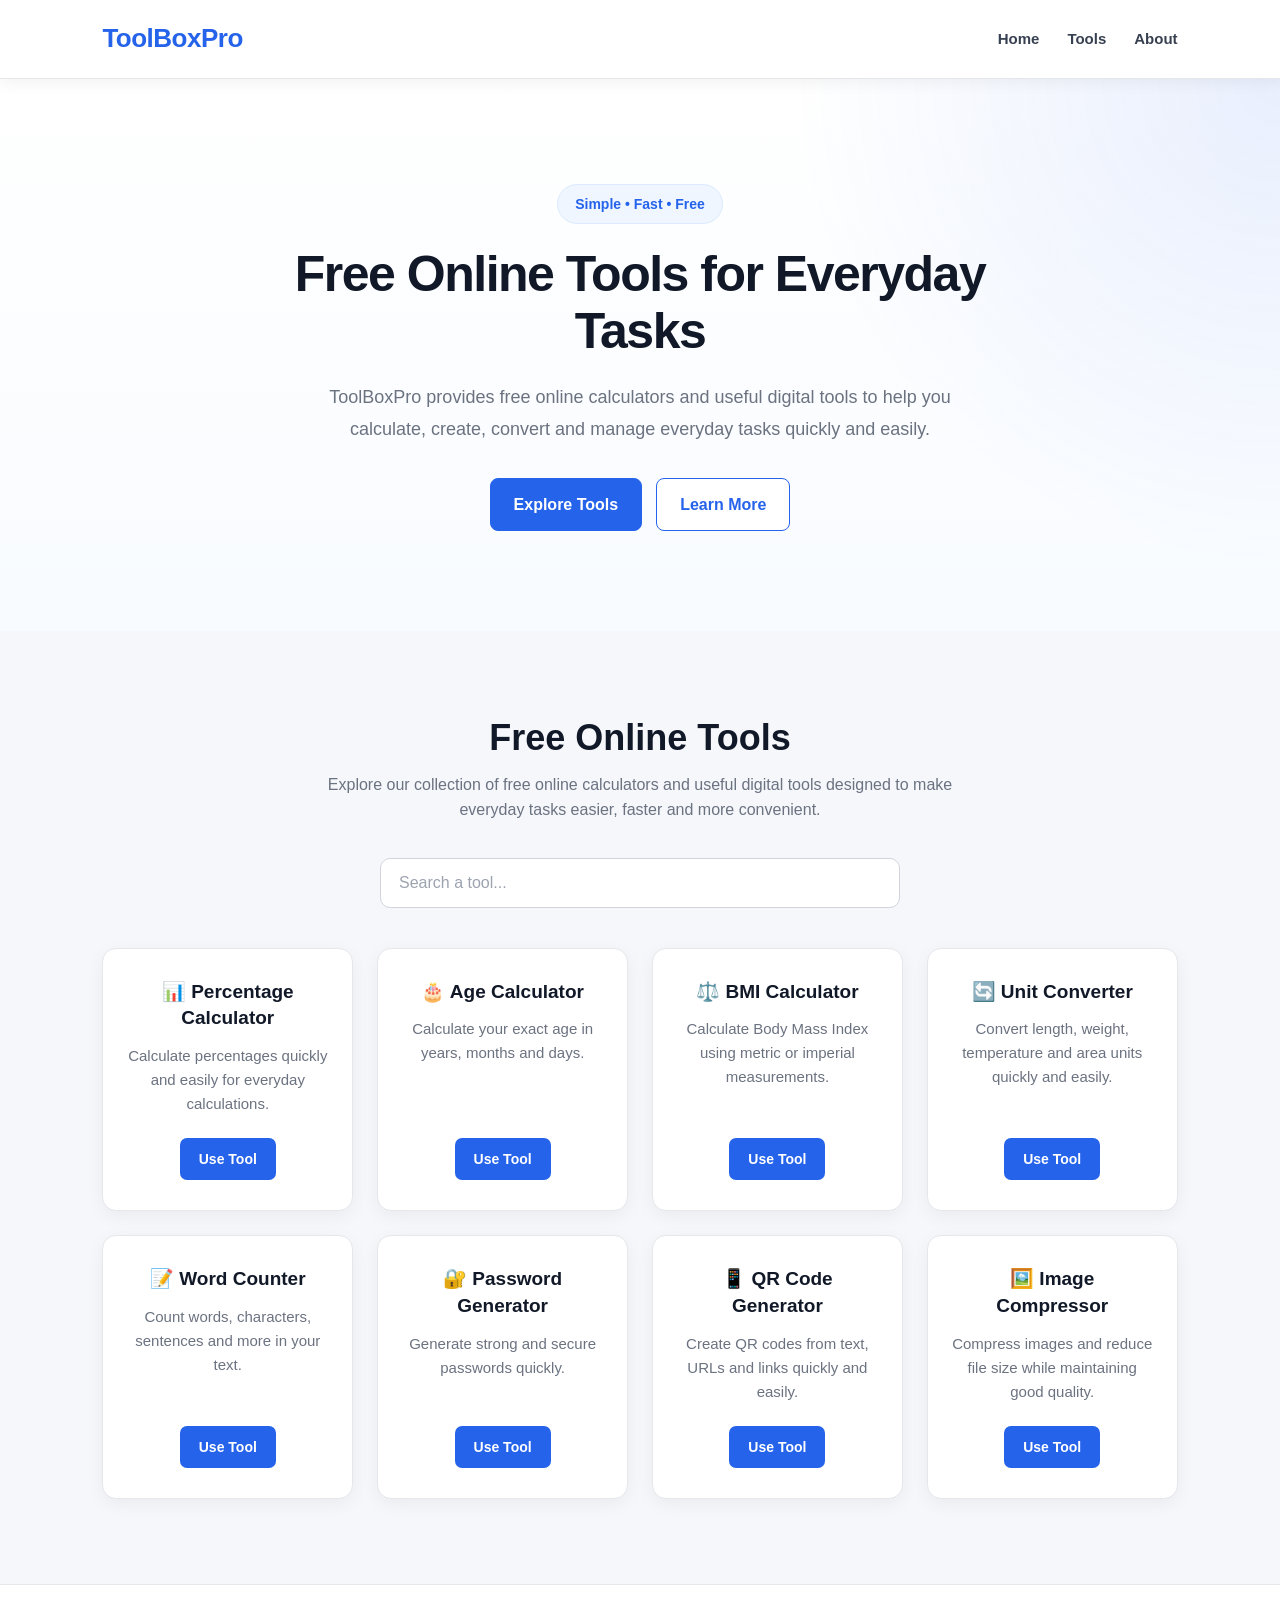
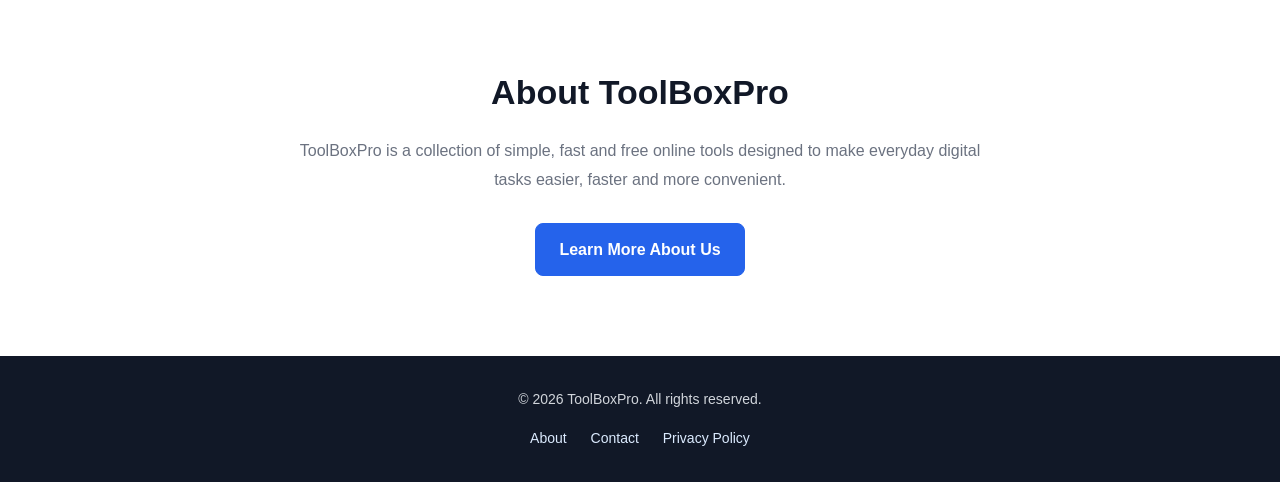
<file: index.html>
<!DOCTYPE html>
<html lang="en">

<head>

    <meta charset="UTF-8">

    <meta name="viewport" content="width=device-width, initial-scale=1.0">

    <!-- SEO Title -->
    <title>ToolBoxPro - Free Online Tools & Calculators</title>

    <!-- SEO Description -->
    <meta
        name="description"
        content="ToolBoxPro offers free online tools and calculators including percentage, age, BMI, unit converter, word counter, password generator, QR code generator and image compressor."
    >

    <!-- SEO Keywords -->
    <meta
        name="keywords"
        content="ToolBoxPro, free online tools, online calculators, percentage calculator, age calculator, BMI calculator, unit converter, word counter, password generator, QR code generator, image compressor"
    >

    <meta name="author" content="ToolBoxPro">

    <!-- Search Engine Instructions -->
    <meta name="robots" content="index, follow">

    <!-- Canonical URL -->
    <link
        rel="canonical"
        href="https://zainab-faisal614.github.io/ToolBoxPro/"
    >

    <!-- Favicon -->
    <link
        rel="icon"
        type="image/svg+xml"
        href="favicon.svg"
    >

    <!-- Open Graph -->
    <meta
        property="og:title"
        content="ToolBoxPro - Free Online Tools & Calculators"
    >

    <meta
        property="og:description"
        content="Free and easy-to-use online calculators and useful digital tools for everyday tasks."
    >

    <meta
        property="og:url"
        content="https://zainab-faisal614.github.io/ToolBoxPro/"
    >

    <meta
        property="og:type"
        content="website"
    >

    <meta
        property="og:site_name"
        content="ToolBoxPro"
    >

    <!-- Twitter / Social Sharing -->
    <meta
        name="twitter:card"
        content="summary"
    >

    <meta
        name="twitter:title"
        content="ToolBoxPro - Free Online Tools & Calculators"
    >

    <meta
        name="twitter:description"
        content="Free online calculators and useful tools for everyday digital tasks."
    >

    <!-- WebSite + Organization Structured Data -->
    <script type="application/ld+json">
    {
        "@context": "https://schema.org",
        "@graph": [
            {
                "@type": "WebSite",
                "name": "ToolBoxPro",
                "alternateName": "ToolBoxPro - Free Online Tools",
                "url": "https://zainab-faisal614.github.io/ToolBoxPro/"
            },
            {
                "@type": "Organization",
                "name": "ToolBoxPro",
                "url": "https://zainab-faisal614.github.io/ToolBoxPro/",
                "logo": "https://zainab-faisal614.github.io/ToolBoxPro/favicon.svg"
            }
        ]
    }
    </script>

    <!-- Stylesheet -->
    <link rel="stylesheet" href="style.css">

</head>


<body>

    <!-- Header -->
    <header>

        <div class="logo">
            ToolBoxPro
        </div>

        <nav>

            <a href="#home">
                Home
            </a>

            <a href="#tools">
                Tools
            </a>

            <a href="#about">
                About
            </a>

        </nav>

    </header>


    <main>

        <!-- Hero Section -->
        <section id="home" class="hero">

            <div class="hero-content">

                <span class="hero-badge">
                    Simple • Fast • Free
                </span>

                <h1>
                    Free Online Tools for Everyday Tasks
                </h1>

                <p>
                    ToolBoxPro provides free online calculators and useful
                    digital tools to help you calculate, create, convert
                    and manage everyday tasks quickly and easily.
                </p>

                <div class="hero-buttons">

                    <a
                        href="#tools"
                        class="btn"
                    >
                        Explore Tools
                    </a>

                    <a
                        href="pages/about.html"
                        class="btn secondary-btn"
                    >
                        Learn More
                    </a>

                </div>

            </div>

        </section>


        <!-- Tools Section -->
        <section id="tools" class="tools-section">

            <h2>
                Free Online Tools
            </h2>

            <p class="tools-intro">
                Explore our collection of free online calculators and
                useful digital tools designed to make everyday tasks
                easier, faster and more convenient.
            </p>


            <!-- Tool Search -->
            <input
                type="text"
                id="toolSearch"
                placeholder="Search a tool..."
                class="tool-search"
                aria-label="Search online tools"
            >


            <div class="tools-container">


                <!-- Percentage Calculator -->
                <div class="tool-card">

                    <h3>
                        📊 Percentage Calculator
                    </h3>

                    <p>
                        Calculate percentages quickly and easily for
                        everyday calculations.
                    </p>

                    <a
                        href="tools/percentage.html"
                        class="tool-btn"
                    >
                        Use Tool
                    </a>

                </div>


                <!-- Age Calculator -->
                <div class="tool-card">

                    <h3>
                        🎂 Age Calculator
                    </h3>

                    <p>
                        Calculate your exact age in years, months and days.
                    </p>

                    <a
                        href="tools/age.html"
                        class="tool-btn"
                    >
                        Use Tool
                    </a>

                </div>


                <!-- BMI Calculator -->
                <div class="tool-card">

                    <h3>
                        ⚖️ BMI Calculator
                    </h3>

                    <p>
                        Calculate Body Mass Index using metric or
                        imperial measurements.
                    </p>

                    <a
                        href="tools/bmi-calculator.html"
                        class="tool-btn"
                    >
                        Use Tool
                    </a>

                </div>


                <!-- Unit Converter -->
                <div class="tool-card">

                    <h3>
                        🔄 Unit Converter
                    </h3>

                    <p>
                        Convert length, weight, temperature and area
                        units quickly and easily.
                    </p>

                    <a
                        href="tools/unit-converter.html"
                        class="tool-btn"
                    >
                        Use Tool
                    </a>

                </div>


                <!-- Word Counter -->
                <div class="tool-card">

                    <h3>
                        📝 Word Counter
                    </h3>

                    <p>
                        Count words, characters, sentences and more
                        in your text.
                    </p>

                    <a
                        href="tools/counter.html"
                        class="tool-btn"
                    >
                        Use Tool
                    </a>

                </div>


                <!-- Password Generator -->
                <div class="tool-card">

                    <h3>
                        🔐 Password Generator
                    </h3>

                    <p>
                        Generate strong and secure passwords quickly.
                    </p>

                    <a
                        href="tools/password.html"
                        class="tool-btn"
                    >
                        Use Tool
                    </a>

                </div>


                <!-- QR Code Generator -->
                <div class="tool-card">

                    <h3>
                        📱 QR Code Generator
                    </h3>

                    <p>
                        Create QR codes from text, URLs and links
                        quickly and easily.
                    </p>

                    <a
                        href="tools/qr.html"
                        class="tool-btn"
                    >
                        Use Tool
                    </a>

                </div>


                <!-- Image Compressor -->
                <div class="tool-card">

                    <h3>
                        🖼️ Image Compressor
                    </h3>

                    <p>
                        Compress images and reduce file size while
                        maintaining good quality.
                    </p>

                    <a
                        href="tools/compressor.html"
                        class="tool-btn"
                    >
                        Use Tool
                    </a>

                </div>


            </div>

        </section>


        <!-- About Section -->
        <section id="about" class="about">

            <h2>
                About ToolBoxPro
            </h2>

            <p>
                ToolBoxPro is a collection of simple, fast and free
                online tools designed to make everyday digital tasks
                easier, faster and more convenient.
            </p>

            <a
                href="pages/about.html"
                class="btn"
            >
                Learn More About Us
            </a>

        </section>

    </main>


    <!-- Footer -->
    <footer>

        <p>
            © 2026 ToolBoxPro. All rights reserved.
        </p>

        <div class="footer-links">

            <a href="pages/about.html">
                About
            </a>

            <a href="pages/contact.html">
                Contact
            </a>

            <a href="pages/privacy.html">
                Privacy Policy
            </a>

        </div>

    </footer>


    <script src="script.js"></script>

</body>

</html>
</file>
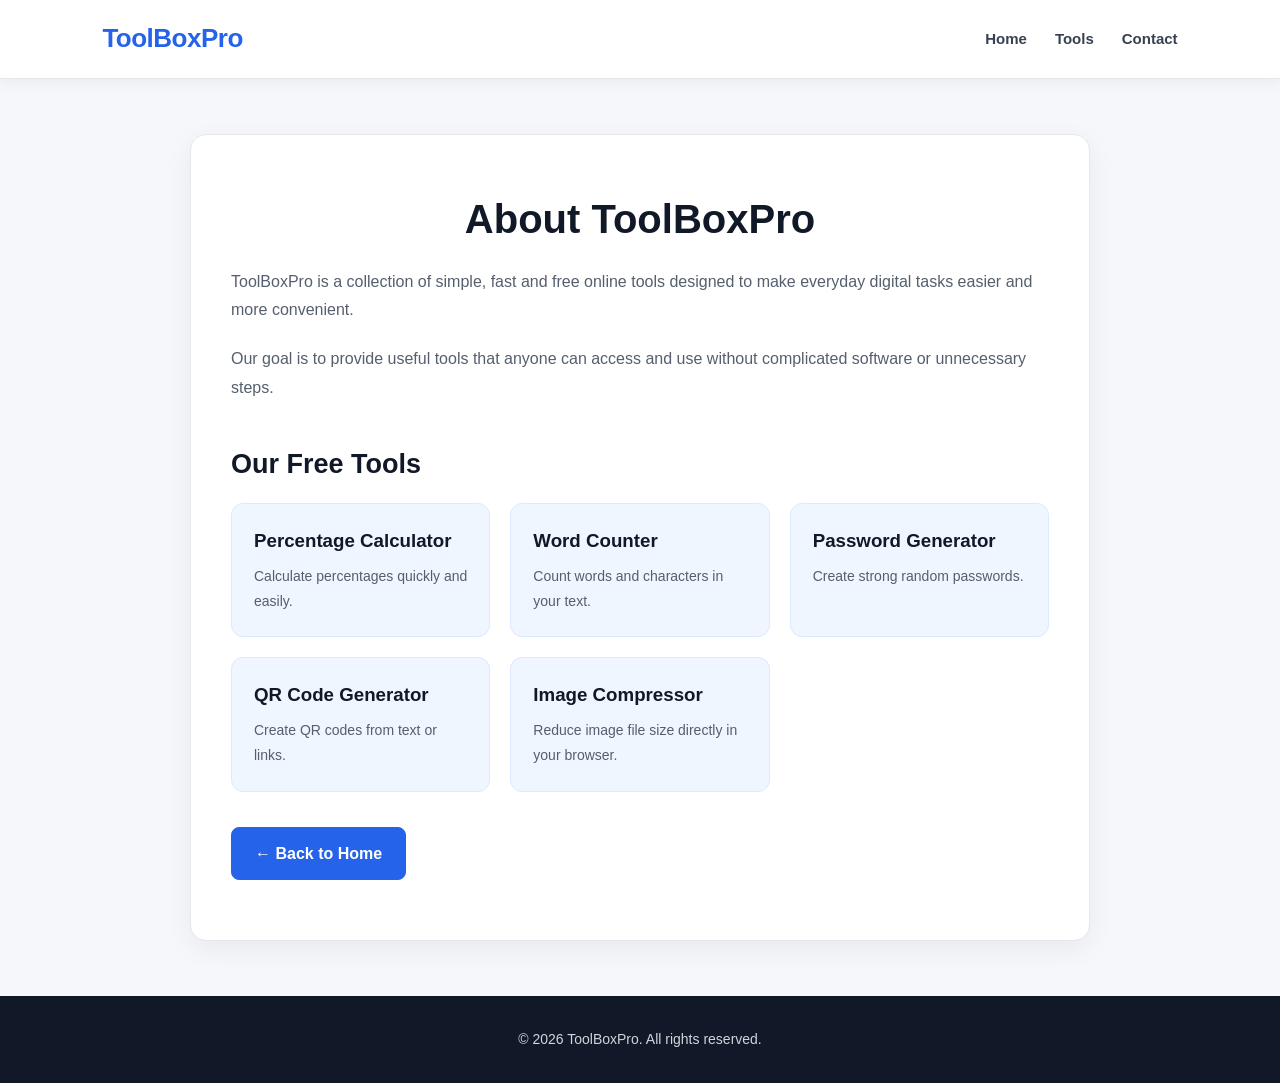
<file: pages/about.html>
<!DOCTYPE html>
<html lang="en">

<head>
    <meta charset="UTF-8">
    <meta name="viewport" content="width=device-width, initial-scale=1.0">

    <title>About ToolBoxPro</title>

    <link rel="stylesheet" href="../style.css">
</head>

<body>

    <!-- Header -->
    <header>

        <div class="logo">
            ToolBoxPro
        </div>

        <nav>
            <a href="../index.html">Home</a>
            <a href="../index.html#tools">Tools</a>
            <a href="contact.html">Contact</a>
        </nav>

    </header>


    <!-- About Content -->
    <main>

        <section class="info-page">

            <h1>About ToolBoxPro</h1>

            <p>
                ToolBoxPro is a collection of simple, fast and free
                online tools designed to make everyday digital tasks
                easier and more convenient.
            </p>

            <p>
                Our goal is to provide useful tools that anyone can
                access and use without complicated software or
                unnecessary steps.
            </p>


            <h2>Our Free Tools</h2>

            <div class="info-list">

                <div>
                    <h3>Percentage Calculator</h3>
                    <p>Calculate percentages quickly and easily.</p>
                </div>

                <div>
                    <h3>Word Counter</h3>
                    <p>Count words and characters in your text.</p>
                </div>

                <div>
                    <h3>Password Generator</h3>
                    <p>Create strong random passwords.</p>
                </div>

                <div>
                    <h3>QR Code Generator</h3>
                    <p>Create QR codes from text or links.</p>
                </div>

                <div>
                    <h3>Image Compressor</h3>
                    <p>Reduce image file size directly in your browser.</p>
                </div>

            </div>


            <a href="../index.html" class="btn">
                ← Back to Home
            </a>

        </section>

    </main>


    <!-- Footer -->
    <footer>

        <p>
            © 2026 ToolBoxPro. All rights reserved.
        </p>

    </footer>

</body>

</html>
</file>
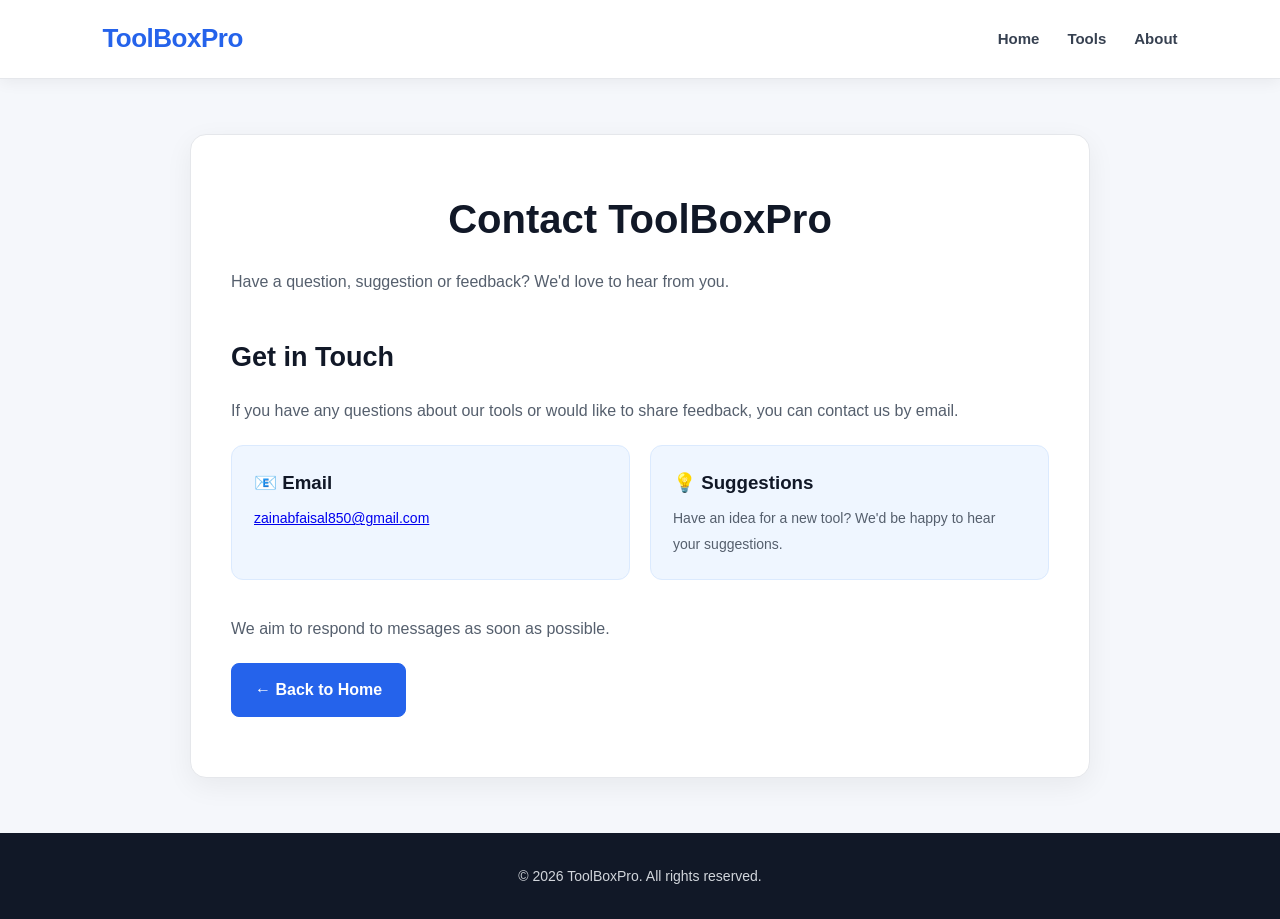
<file: pages/contact.html>
<!DOCTYPE html>
<html lang="en">

<head>
    <meta charset="UTF-8">
    <meta name="viewport" content="width=device-width, initial-scale=1.0">

    <title>Contact ToolBoxPro</title>

    <meta
        name="description"
        content="Contact ToolBoxPro for questions, feedback or suggestions."
    >

    <link rel="stylesheet" href="../style.css">
</head>

<body>

    <!-- Header -->
    <header>

        <div class="logo">
            ToolBoxPro
        </div>

        <nav>
            <a href="../index.html">Home</a>
            <a href="../index.html#tools">Tools</a>
            <a href="about.html">About</a>
        </nav>

    </header>


    <!-- Contact Content -->
    <main>

        <section class="info-page">

            <h1>Contact ToolBoxPro</h1>

            <p>
                Have a question, suggestion or feedback?
                We'd love to hear from you.
            </p>

            <h2>Get in Touch</h2>

            <p>
                If you have any questions about our tools or would
                like to share feedback, you can contact us by email.
            </p>

            <div class="info-list">

                <div>
                    <h3>📧 Email</h3>

                   <p>
    <a href="mailto:zainabfaisal850@gmail.com">
        zainabfaisal850@gmail.com
    </a>
</p>
                </div>

                <div>
                    <h3>💡 Suggestions</h3>

                    <p>
                        Have an idea for a new tool?
                        We'd be happy to hear your suggestions.
                    </p>
                </div>

            </div>


            <p>
                We aim to respond to messages as soon as possible.
            </p>


            <a href="../index.html" class="btn">
                ← Back to Home
            </a>

        </section>

    </main>


    <!-- Footer -->
    <footer>

        <p>
            © 2026 ToolBoxPro. All rights reserved.
        </p>

    </footer>

</body>

</html>
</file>
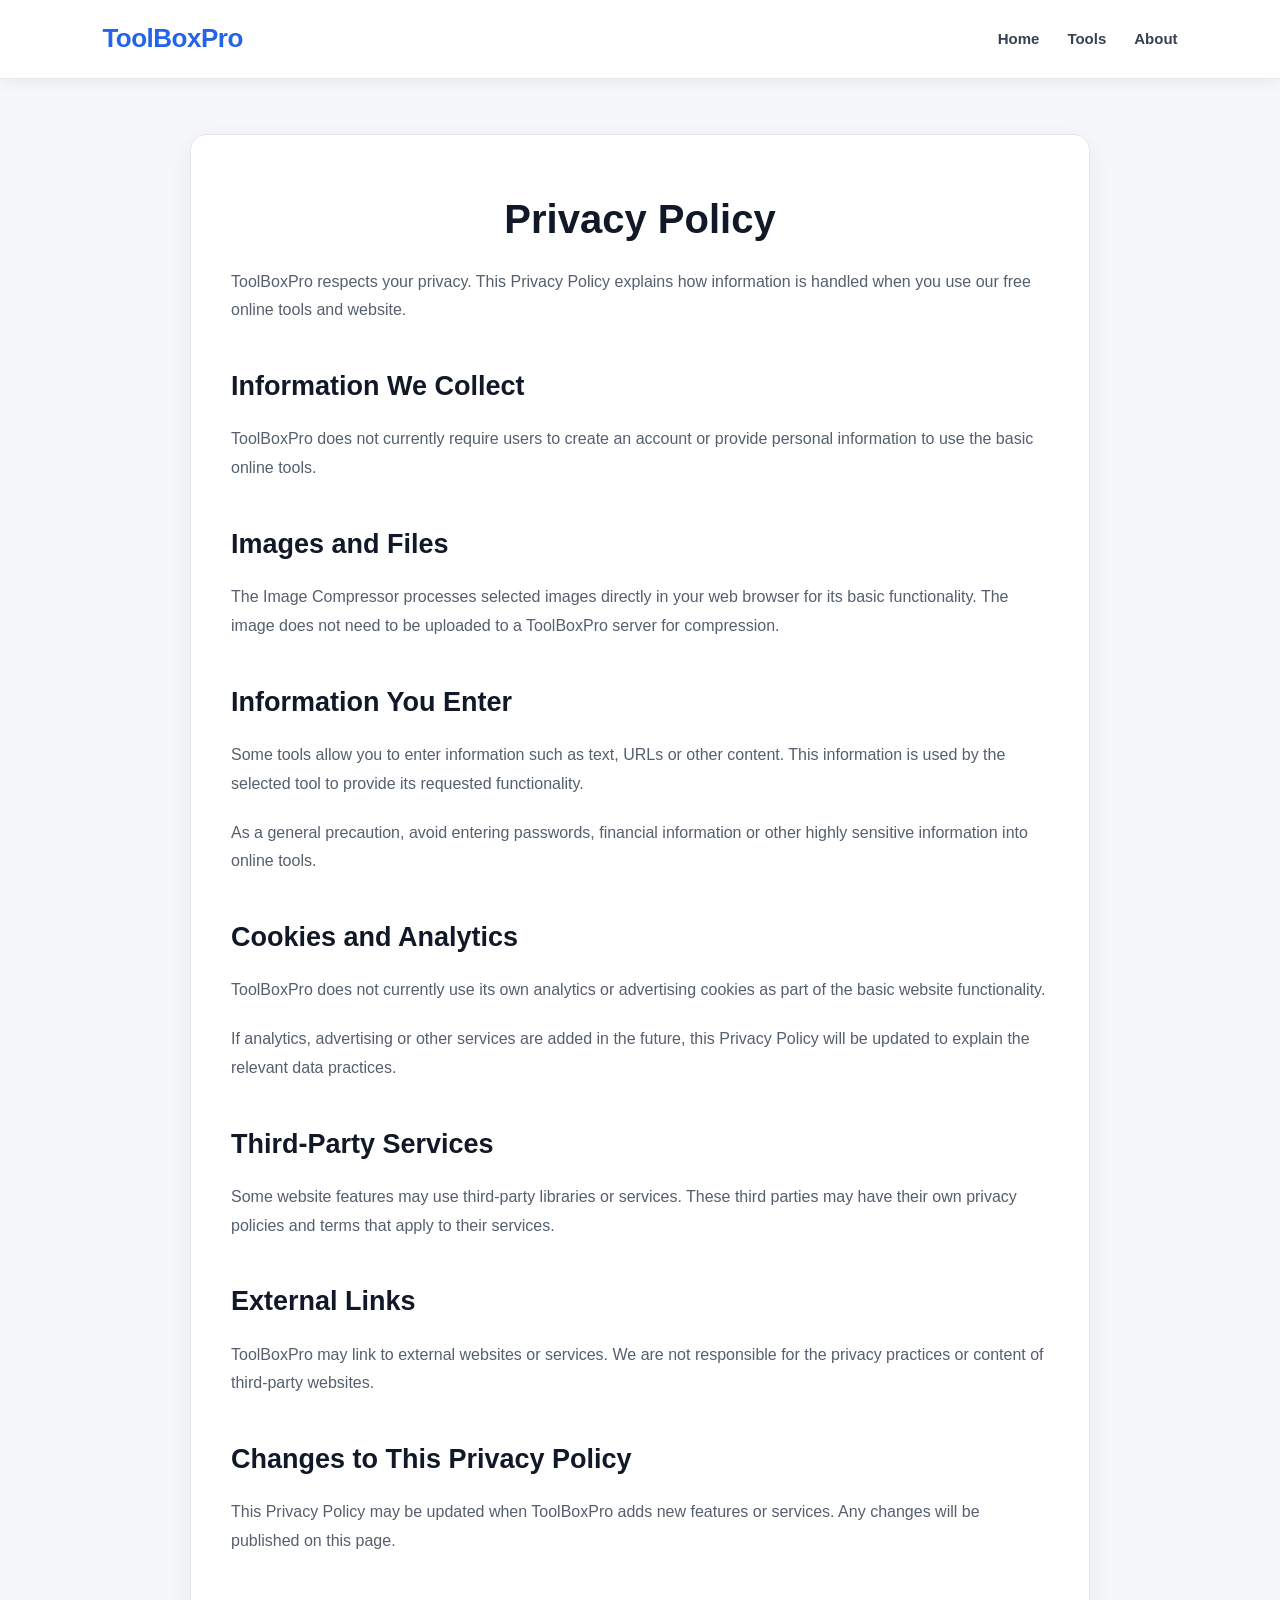
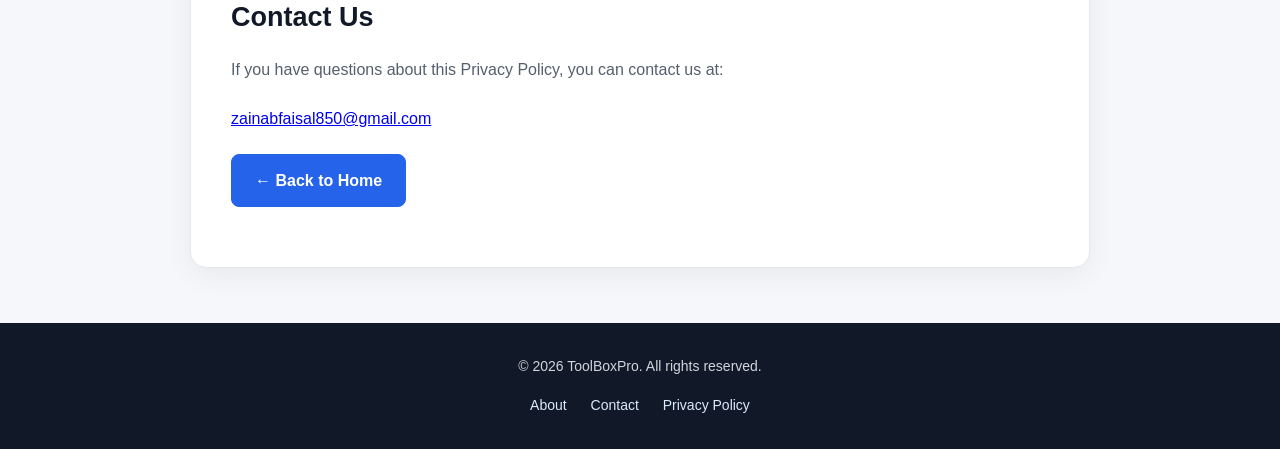
<file: pages/privacy.html>
<!DOCTYPE html>
<html lang="en">

<head>
    <meta charset="UTF-8">
    <meta name="viewport" content="width=device-width, initial-scale=1.0">

    <title>Privacy Policy - ToolBoxPro</title>

    <meta
        name="description"
        content="Read the ToolBoxPro Privacy Policy to learn how information, files and third-party services are handled when using our online tools."
    >

    <meta
        name="keywords"
        content="ToolBoxPro privacy policy, online tools privacy, image compressor privacy"
    >

    <meta name="author" content="ToolBoxPro">

    <link
        rel="canonical"
        href="https://zainab-faisal614.github.io/ToolBoxPro/pages/privacy.html"
    >

    <link rel="stylesheet" href="../style.css">

</head>

<body>

    <!-- Header -->
    <header>

        <div class="logo">
            ToolBoxPro
        </div>

        <nav>
            <a href="../index.html">Home</a>
            <a href="../index.html#tools">Tools</a>
            <a href="about.html">About</a>
        </nav>

    </header>


    <!-- Privacy Content -->
    <main>

        <section class="info-page">

            <h1>Privacy Policy</h1>

            <p>
                ToolBoxPro respects your privacy. This Privacy Policy
                explains how information is handled when you use our
                free online tools and website.
            </p>


            <h2>Information We Collect</h2>

            <p>
                ToolBoxPro does not currently require users to create
                an account or provide personal information to use the
                basic online tools.
            </p>


            <h2>Images and Files</h2>

            <p>
                The Image Compressor processes selected images directly
                in your web browser for its basic functionality.
                The image does not need to be uploaded to a ToolBoxPro
                server for compression.
            </p>


            <h2>Information You Enter</h2>

            <p>
                Some tools allow you to enter information such as text,
                URLs or other content. This information is used by the
                selected tool to provide its requested functionality.
            </p>

            <p>
                As a general precaution, avoid entering passwords,
                financial information or other highly sensitive
                information into online tools.
            </p>


            <h2>Cookies and Analytics</h2>

            <p>
                ToolBoxPro does not currently use its own analytics or
                advertising cookies as part of the basic website
                functionality.
            </p>

            <p>
                If analytics, advertising or other services are added
                in the future, this Privacy Policy will be updated
                to explain the relevant data practices.
            </p>


            <h2>Third-Party Services</h2>

            <p>
                Some website features may use third-party libraries
                or services. These third parties may have their own
                privacy policies and terms that apply to their services.
            </p>


            <h2>External Links</h2>

            <p>
                ToolBoxPro may link to external websites or services.
                We are not responsible for the privacy practices or
                content of third-party websites.
            </p>


            <h2>Changes to This Privacy Policy</h2>

            <p>
                This Privacy Policy may be updated when ToolBoxPro
                adds new features or services. Any changes will be
                published on this page.
            </p>


            <h2>Contact Us</h2>

            <p>
                If you have questions about this Privacy Policy,
                you can contact us at:
            </p>

            <p>
                <a href="mailto:zainabfaisal850@gmail.com">
                    zainabfaisal850@gmail.com
                </a>
            </p>


            <a href="../index.html" class="btn">
                ← Back to Home
            </a>

        </section>

    </main>


    <!-- Footer -->
    <footer>

        <p>
            © 2026 ToolBoxPro. All rights reserved.
        </p>

        <div class="footer-links">

            <a href="about.html">
                About
            </a>

            <a href="contact.html">
                Contact
            </a>

            <a href="privacy.html">
                Privacy Policy
            </a>

        </div>

    </footer>

</body>

</html>
</file>
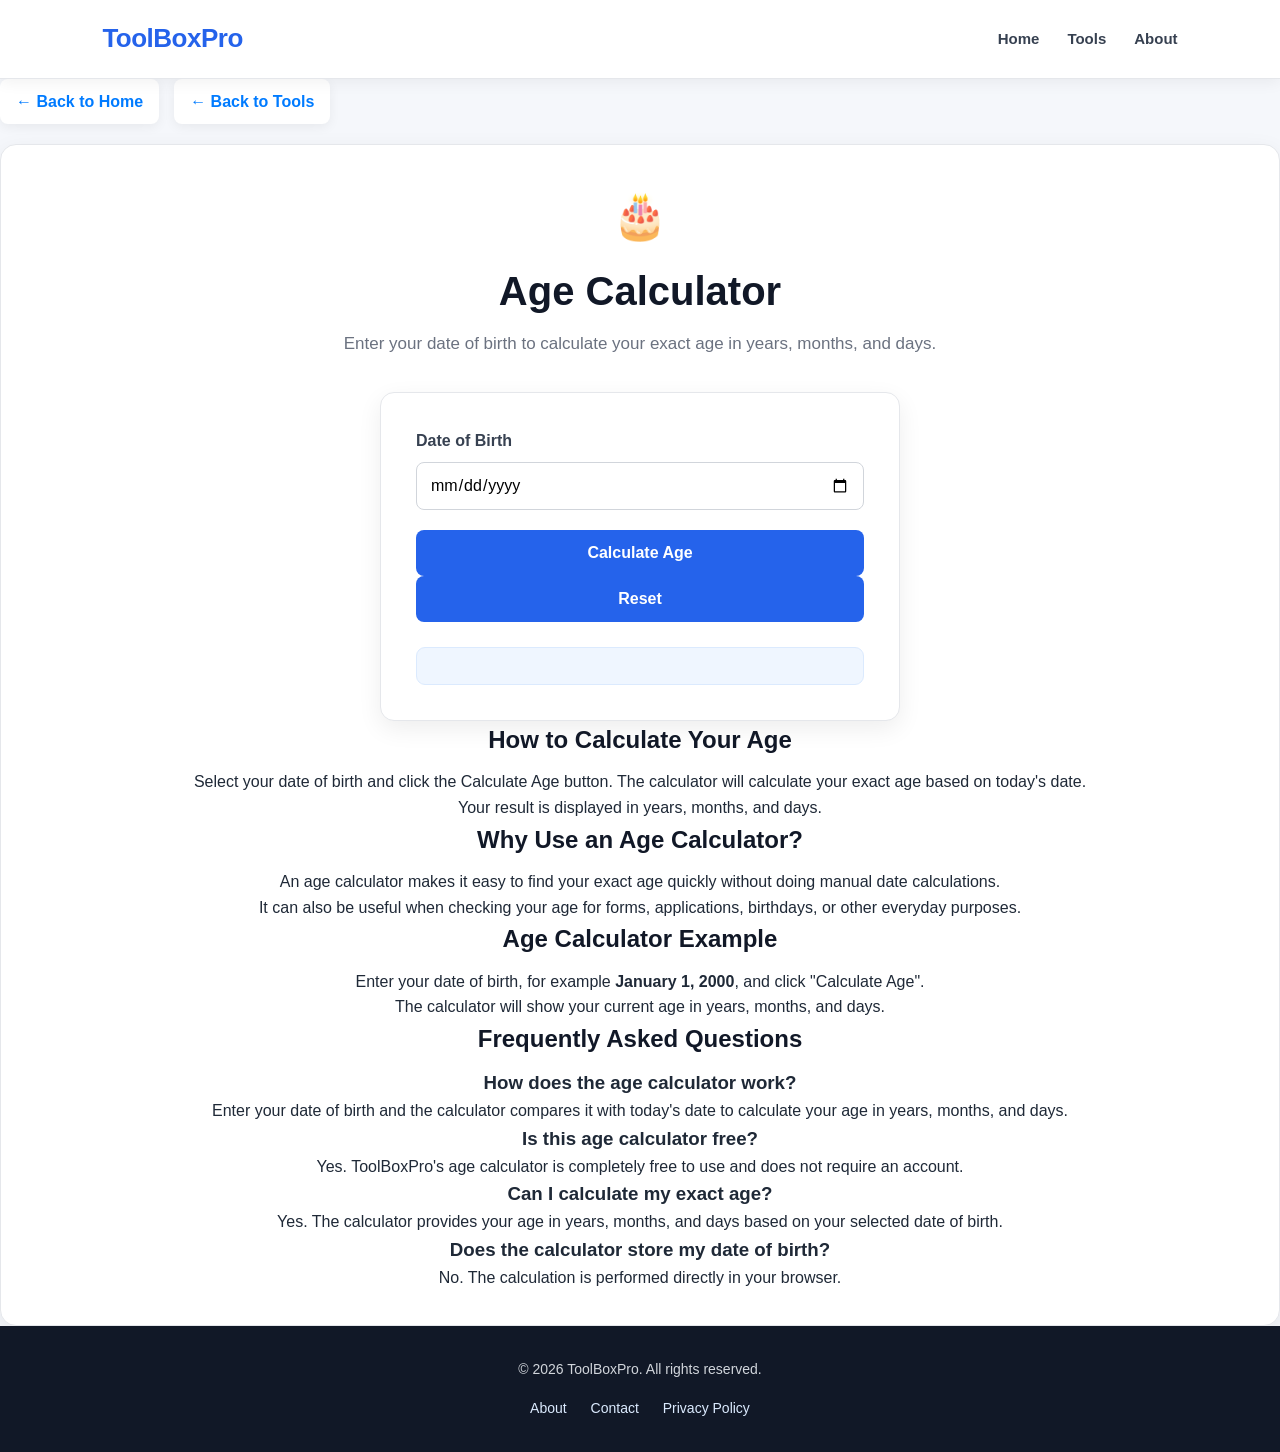
<file: tools/age.html>
<!DOCTYPE html>
<html lang="en">

<head>

    <meta charset="UTF-8">

    <meta
        name="viewport"
        content="width=device-width, initial-scale=1.0"
    >

    <title>Age Calculator - Calculate Exact Age Online | ToolBoxPro</title>

    <meta
        name="description"
        content="Use ToolBoxPro's free age calculator to calculate your exact age in years, months and days from your date of birth."
    >

    <meta
        name="keywords"
        content="age calculator, calculate age, exact age calculator, birthday calculator, age calculator online, date of birth calculator, free age calculator"
    >

    <meta name="author" content="ToolBoxPro">


    <!-- Canonical -->

    <link
        rel="canonical"
        href="https://zainab-faisal614.github.io/ToolBoxPro/tools/age.html"
    >


    <!-- Open Graph -->

    <meta
        property="og:title"
        content="Age Calculator - Calculate Exact Age Online | ToolBoxPro"
    >

    <meta
        property="og:description"
        content="Calculate your exact age in years, months and days with ToolBoxPro's free online age calculator."
    >

    <meta
        property="og:url"
        content="https://zainab-faisal614.github.io/ToolBoxPro/tools/age.html"
    >

    <meta
        property="og:type"
        content="website"
    >


    <!-- Favicon -->

    <link
        rel="icon"
        type="image/svg+xml"
        href="../favicon.svg"
    >


    <!-- Main Website CSS -->

    <link
        rel="stylesheet"
        href="../style.css"
    >

</head>


<body>


    <!-- =========================
         HEADER
    ========================== -->

    <header>

        <div class="logo">
            ToolBoxPro
        </div>


        <nav>

            <a href="../index.html">
                Home
            </a>

            <a href="../index.html#tools">
                Tools
            </a>

            <a href="../pages/about.html">
                About
            </a>

        </nav>

    </header>



    <!-- =========================
         MAIN
    ========================== -->

    <main>


        <!-- BACK BUTTONS -->

        <div class="back-links">

            <a href="../index.html">
                ← Back to Home
            </a>

            <a href="../index.html#tools">
                ← Back to Tools
            </a>

        </div>



        <!-- =========================
             TOOL CONTAINER
        ========================== -->

        <div class="tool-container">


            <!-- TOOL HEADER -->

            <div class="tool-header">

                <span class="tool-icon">
                    🎂
                </span>


                <h1>
                    Age Calculator
                </h1>


                <p>
                    Enter your date of birth to calculate your exact age
                    in years, months, and days.
                </p>

            </div>



            <!-- =========================
                 CALCULATOR
            ========================== -->

            <div class="calculator-box">


                <label for="birthDate">
                    Date of Birth
                </label>


                <input
                    type="date"
                    id="birthDate"
                >


                <button
                    id="calculateAge"
                    class="calculate-btn"
                >
                    Calculate Age
                </button>


                <button
                    id="resetAge"
                    class="reset-btn"
                >
                    Reset
                </button>


                <!-- RESULT -->

                <div
                    id="result"
                    class="result"
                ></div>


            </div>



            <!-- =========================
                 HOW TO USE
            ========================== -->

            <section class="tool-info">

                <h2>
                    How to Calculate Your Age
                </h2>


                <p>
                    Select your date of birth and click the Calculate Age
                    button. The calculator will calculate your exact age
                    based on today's date.
                </p>


                <p>
                    Your result is displayed in years, months, and days.
                </p>

            </section>



            <!-- =========================
                 WHY USE
            ========================== -->

            <section class="tool-info">

                <h2>
                    Why Use an Age Calculator?
                </h2>


                <p>
                    An age calculator makes it easy to find your exact age
                    quickly without doing manual date calculations.
                </p>


                <p>
                    It can also be useful when checking your age for forms,
                    applications, birthdays, or other everyday purposes.
                </p>

            </section>



            <!-- =========================
                 EXAMPLE
            ========================== -->

            <section class="tool-info">

                <h2>
                    Age Calculator Example
                </h2>


                <p>
                    Enter your date of birth, for example
                    <strong>January 1, 2000</strong>, and click
                    "Calculate Age".
                </p>


                <p>
                    The calculator will show your current age in
                    years, months, and days.
                </p>

            </section>



            <!-- =========================
                 FAQ
            ========================== -->

            <section class="tool-info">


                <h2>
                    Frequently Asked Questions
                </h2>


                <h3>
                    How does the age calculator work?
                </h3>

                <p>
                    Enter your date of birth and the calculator compares it
                    with today's date to calculate your age in years, months,
                    and days.
                </p>



                <h3>
                    Is this age calculator free?
                </h3>

                <p>
                    Yes. ToolBoxPro's age calculator is completely free
                    to use and does not require an account.
                </p>



                <h3>
                    Can I calculate my exact age?
                </h3>

                <p>
                    Yes. The calculator provides your age in years, months,
                    and days based on your selected date of birth.
                </p>



                <h3>
                    Does the calculator store my date of birth?
                </h3>

                <p>
                    No. The calculation is performed directly in your
                    browser.
                </p>


            </section>


        </div>

    </main>



    <!-- =========================
         FOOTER
    ========================== -->

    <footer>

        <p>
            © 2026 ToolBoxPro. All rights reserved.
        </p>


        <div class="footer-links">

            <a href="../pages/about.html">
                About
            </a>

            <a href="../pages/contact.html">
                Contact
            </a>

            <a href="../pages/privacy.html">
                Privacy Policy
            </a>

        </div>

    </footer>



    <!-- =========================
         JAVASCRIPT
    ========================== -->

    <script>


        const calculateButton =
            document.getElementById("calculateAge");


        const resetButton =
            document.getElementById("resetAge");


        const birthDateInput =
            document.getElementById("birthDate");


        const result =
            document.getElementById("result");



        /* =========================
           CALCULATE AGE
        ========================== */

        calculateButton.addEventListener(
            "click",
            function () {


                if (!birthDateInput.value) {

                    result.style.display = "block";

                    result.innerText =
                        "Please select your date of birth.";

                    return;

                }


                const birthDate =
                    new Date(
                        birthDateInput.value + "T00:00:00"
                    );


                const today =
                    new Date();


                if (birthDate > today) {

                    result.style.display = "block";

                    result.innerText =
                        "Date of birth cannot be in the future.";

                    return;

                }



                let years =
                    today.getFullYear() -
                    birthDate.getFullYear();


                let months =
                    today.getMonth() -
                    birthDate.getMonth();


                let days =
                    today.getDate() -
                    birthDate.getDate();



                /* Adjust Days */

                if (days < 0) {

                    months--;

                    const previousMonth =
                        new Date(
                            today.getFullYear(),
                            today.getMonth(),
                            0
                        );

                    days +=
                        previousMonth.getDate();

                }



                /* Adjust Months */

                if (months < 0) {

                    years--;

                    months += 12;

                }



                /* Display Result */

                result.style.display = "block";


                result.innerHTML =
                    `
                    <h2>Your Exact Age</h2>

                    <p>
                        <strong>
                            ${years} years,
                            ${months} months,
                            and ${days} days
                        </strong>
                    </p>
                    `;

            }
        );



        /* =========================
           RESET
        ========================== */

        resetButton.addEventListener(
            "click",
            function () {

                birthDateInput.value = "";

                result.innerHTML = "";

                result.style.display = "none";

            }
        );


    </script>


</body>

</html>
</file>
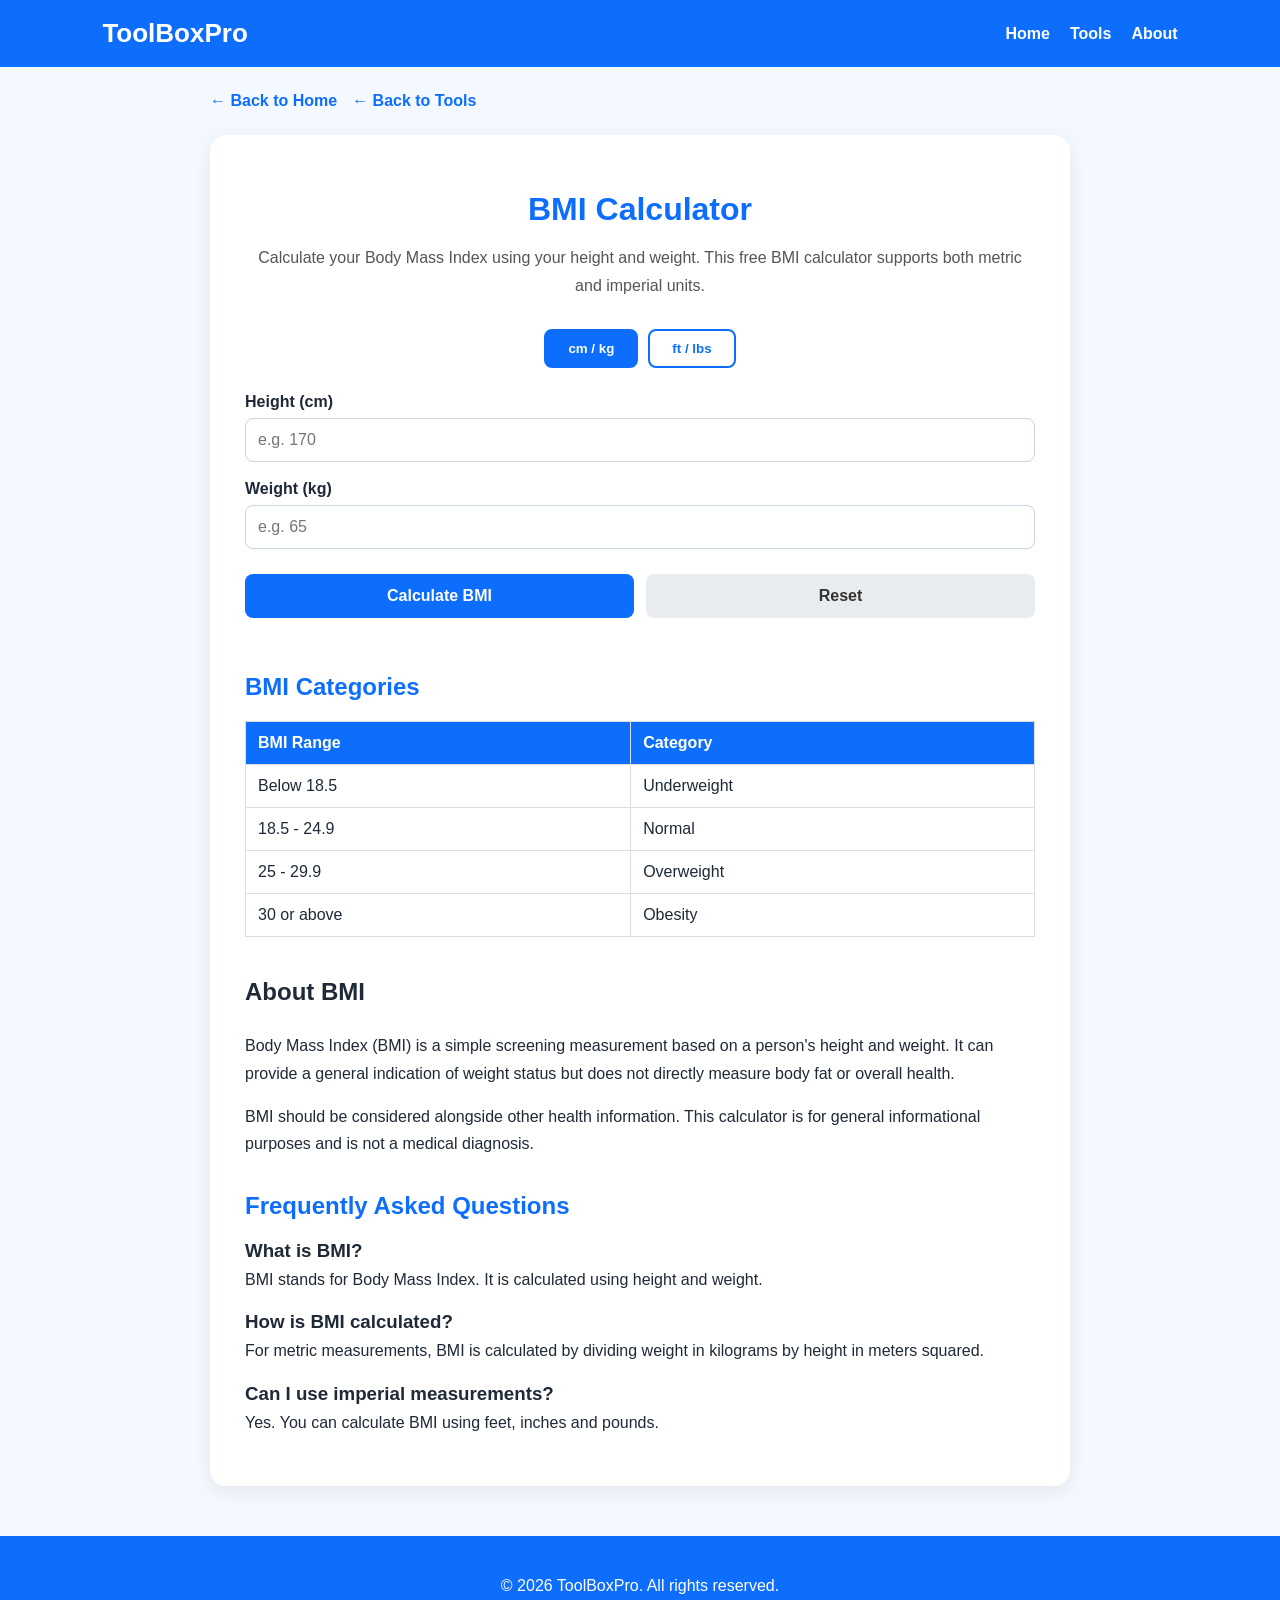
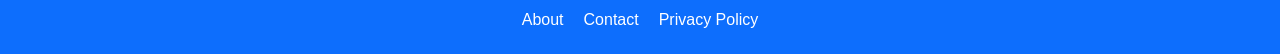
<file: tools/bmi-calculator.html>
<!DOCTYPE html>
<html lang="en">

<head>
    <meta charset="UTF-8">
    <meta name="viewport" content="width=device-width, initial-scale=1.0">

    <title>Free BMI Calculator - Calculate Your BMI | ToolBoxPro</title>

    <meta
        name="description"
        content="Use ToolBoxPro's free BMI calculator to calculate your Body Mass Index using metric or imperial measurements."
    >

    <meta
        name="keywords"
        content="BMI calculator, free BMI calculator, body mass index calculator, BMI calculator online"
    >

    <meta name="author" content="ToolBoxPro">
    <meta name="robots" content="index, follow">

    <link
        rel="canonical"
        href="https://zainab-faisal614.github.io/ToolBoxPro/tools/bmi-calculator.html"
    >

    <link rel="icon" type="image/svg+xml" href="../favicon.svg">

    <style>
        * {
            box-sizing: border-box;
        }

        body {
            margin: 0;
            font-family: Arial, sans-serif;
            background: #f4f8ff;
            color: #1f2937;
        }

        header {
            background: #0d6efd;
            color: white;
            padding: 18px 8%;
            display: flex;
            justify-content: space-between;
            align-items: center;
            flex-wrap: wrap;
            gap: 15px;
        }

        .logo {
            font-size: 26px;
            font-weight: bold;
        }

        nav {
            display: flex;
            gap: 20px;
        }

        nav a {
            color: white;
            text-decoration: none;
            font-weight: 600;
        }

        nav a:hover {
            text-decoration: underline;
        }

        .page-links {
            max-width: 900px;
            margin: 25px auto 0;
            padding: 0 20px;
            display: flex;
            gap: 15px;
            flex-wrap: wrap;
        }

        .page-links a {
            color: #0d6efd;
            text-decoration: none;
            font-weight: 600;
        }

        .page-links a:hover {
            text-decoration: underline;
        }

        .container {
            max-width: 900px;
            margin: 25px auto 50px;
            padding: 0 20px;
        }

        .calculator-card {
            background: white;
            padding: 35px;
            border-radius: 16px;
            box-shadow: 0 5px 20px rgba(0, 0, 0, 0.08);
        }

        h1 {
            text-align: center;
            color: #0d6efd;
            margin-bottom: 10px;
        }

        .intro {
            text-align: center;
            color: #555;
            line-height: 1.7;
            margin-bottom: 30px;
        }

        .unit-buttons {
            display: flex;
            justify-content: center;
            gap: 10px;
            margin-bottom: 25px;
        }

        .unit-buttons button {
            border: 2px solid #0d6efd;
            background: white;
            color: #0d6efd;
            padding: 10px 22px;
            border-radius: 8px;
            cursor: pointer;
            font-weight: bold;
        }

        .unit-buttons button.active {
            background: #0d6efd;
            color: white;
        }

        .form-group {
            margin-bottom: 18px;
        }

        label {
            display: block;
            margin-bottom: 7px;
            font-weight: bold;
        }

        input {
            width: 100%;
            padding: 12px;
            border: 1px solid #ccd6e0;
            border-radius: 8px;
            font-size: 16px;
        }

        input:focus {
            outline: none;
            border-color: #0d6efd;
        }

        .buttons {
            display: flex;
            gap: 12px;
            margin-top: 25px;
        }

        .buttons button {
            flex: 1;
            padding: 13px;
            border: none;
            border-radius: 8px;
            cursor: pointer;
            font-size: 16px;
            font-weight: bold;
        }

        .calculate-btn {
            background: #0d6efd;
            color: white;
        }

        .reset-btn {
            background: #e9ecef;
            color: #333;
        }

        .result {
            display: none;
            margin-top: 30px;
            padding: 25px;
            background: #f0f7ff;
            border-radius: 12px;
            text-align: center;
        }

        .result h2 {
            color: #0d6efd;
            margin-top: 0;
        }

        .bmi-number {
            font-size: 42px;
            font-weight: bold;
            margin: 10px 0;
            color: #0d6efd;
        }

        .category {
            font-size: 20px;
            font-weight: bold;
        }

        .categories {
            margin-top: 35px;
            overflow-x: auto;
        }

        .categories h2 {
            color: #0d6efd;
        }

        table {
            width: 100%;
            border-collapse: collapse;
            background: white;
        }

        th,
        td {
            border: 1px solid #ddd;
            padding: 12px;
            text-align: left;
        }

        th {
            background: #0d6efd;
            color: white;
        }

        .info {
            margin-top: 35px;
            line-height: 1.7;
        }

        .faq {
            margin-top: 35px;
        }

        .faq h2 {
            color: #0d6efd;
        }

        .faq h3 {
            margin-bottom: 5px;
        }

        .faq p {
            margin-top: 5px;
            line-height: 1.6;
        }

        footer {
            background: #0d6efd;
            color: white;
            text-align: center;
            padding: 25px 15px;
        }

        .footer-links {
            margin-top: 10px;
            display: flex;
            justify-content: center;
            gap: 20px;
            flex-wrap: wrap;
        }

        .footer-links a {
            color: white;
            text-decoration: none;
        }

        .footer-links a:hover {
            text-decoration: underline;
        }

        @media (max-width: 600px) {
            header {
                justify-content: center;
                text-align: center;
            }

            nav {
                width: 100%;
                justify-content: center;
            }

            .calculator-card {
                padding: 22px;
            }

            .buttons {
                flex-direction: column;
            }
        }
    </style>
</head>

<body>

    <header>
        <div class="logo">ToolBoxPro</div>

        <nav>
            <a href="../index.html">Home</a>
            <a href="../index.html#tools">Tools</a>
            <a href="../pages/about.html">About</a>
        </nav>
    </header>

    <div class="page-links">
        <a href="../index.html">← Back to Home</a>
        <a href="../index.html#tools">← Back to Tools</a>
    </div>

    <main class="container">

        <div class="calculator-card">

            <h1>BMI Calculator</h1>

            <p class="intro">
                Calculate your Body Mass Index using your height and weight.
                This free BMI calculator supports both metric and imperial units.
            </p>

            <div class="unit-buttons">
                <button id="metricBtn" class="active" onclick="showMetric()">
                    cm / kg
                </button>

                <button id="imperialBtn" onclick="showImperial()">
                    ft / lbs
                </button>
            </div>

            <div id="metricForm">

                <div class="form-group">
                    <label for="heightCm">Height (cm)</label>
                    <input
                        type="number"
                        id="heightCm"
                        placeholder="e.g. 170"
                        min="50"
                        max="300"
                    >
                </div>

                <div class="form-group">
                    <label for="weightKg">Weight (kg)</label>
                    <input
                        type="number"
                        id="weightKg"
                        placeholder="e.g. 65"
                        min="1"
                        max="500"
                    >
                </div>

            </div>

            <div id="imperialForm" style="display: none;">

                <div class="form-group">
                    <label for="heightFt">Height (feet)</label>
                    <input
                        type="number"
                        id="heightFt"
                        placeholder="e.g. 5"
                        min="1"
                        max="8"
                    >
                </div>

                <div class="form-group">
                    <label for="heightIn">Height (inches)</label>
                    <input
                        type="number"
                        id="heightIn"
                        placeholder="e.g. 7"
                        min="0"
                        max="11"
                    >
                </div>

                <div class="form-group">
                    <label for="weightLbs">Weight (lbs)</label>
                    <input
                        type="number"
                        id="weightLbs"
                        placeholder="e.g. 143"
                        min="1"
                        max="1100"
                    >
                </div>

            </div>

            <div class="buttons">

                <button class="calculate-btn" onclick="calculateBMI()">
                    Calculate BMI
                </button>

                <button class="reset-btn" onclick="resetBMI()">
                    Reset
                </button>

            </div>

            <div id="result" class="result">

                <h2>Your BMI</h2>

                <div id="bmiValue" class="bmi-number"></div>

                <div id="bmiCategory" class="category"></div>

            </div>

            <div class="categories">

                <h2>BMI Categories</h2>

                <table>
                    <tr>
                        <th>BMI Range</th>
                        <th>Category</th>
                    </tr>

                    <tr>
                        <td>Below 18.5</td>
                        <td>Underweight</td>
                    </tr>

                    <tr>
                        <td>18.5 - 24.9</td>
                        <td>Normal</td>
                    </tr>

                    <tr>
                        <td>25 - 29.9</td>
                        <td>Overweight</td>
                    </tr>

                    <tr>
                        <td>30 or above</td>
                        <td>Obesity</td>
                    </tr>
                </table>

            </div>

            <div class="info">

                <h2>About BMI</h2>

                <p>
                    Body Mass Index (BMI) is a simple screening measurement
                    based on a person's height and weight. It can provide a
                    general indication of weight status but does not directly
                    measure body fat or overall health.
                </p>

                <p>
                    BMI should be considered alongside other health information.
                    This calculator is for general informational purposes and
                    is not a medical diagnosis.
                </p>

            </div>

            <div class="faq">

                <h2>Frequently Asked Questions</h2>

                <h3>What is BMI?</h3>
                <p>
                    BMI stands for Body Mass Index. It is calculated using
                    height and weight.
                </p>

                <h3>How is BMI calculated?</h3>
                <p>
                    For metric measurements, BMI is calculated by dividing
                    weight in kilograms by height in meters squared.
                </p>

                <h3>Can I use imperial measurements?</h3>
                <p>
                    Yes. You can calculate BMI using feet, inches and pounds.
                </p>

            </div>

        </div>

    </main>

    <footer>

        <p>
            © 2026 ToolBoxPro. All rights reserved.
        </p>

        <div class="footer-links">

            <a href="../pages/about.html">About</a>
            <a href="../pages/contact.html">Contact</a>
            <a href="../pages/privacy.html">Privacy Policy</a>

        </div>

    </footer>

    <script>
        function showMetric() {
            document.getElementById("metricForm").style.display = "block";
            document.getElementById("imperialForm").style.display = "none";

            document.getElementById("metricBtn").classList.add("active");
            document.getElementById("imperialBtn").classList.remove("active");

            document.getElementById("result").style.display = "none";
        }

        function showImperial() {
            document.getElementById("metricForm").style.display = "none";
            document.getElementById("imperialForm").style.display = "block";

            document.getElementById("imperialBtn").classList.add("active");
            document.getElementById("metricBtn").classList.remove("active");

            document.getElementById("result").style.display = "none";
        }

        function calculateBMI() {

            let bmi;

            const metricVisible =
                document.getElementById("metricForm").style.display !== "none";

            if (metricVisible) {

                const heightCm =
                    parseFloat(document.getElementById("heightCm").value);

                const weightKg =
                    parseFloat(document.getElementById("weightKg").value);

                if (!heightCm || !weightKg || heightCm <= 0 || weightKg <= 0) {
                    alert("Please enter a valid height and weight.");
                    return;
                }

                const heightM = heightCm / 100;

                bmi = weightKg / (heightM * heightM);

            } else {

                const heightFt =
                    parseFloat(document.getElementById("heightFt").value) || 0;

                const heightIn =
                    parseFloat(document.getElementById("heightIn").value) || 0;

                const weightLbs =
                    parseFloat(document.getElementById("weightLbs").value);

                const totalInches = (heightFt * 12) + heightIn;

                if (totalInches <= 0 || !weightLbs || weightLbs <= 0) {
                    alert("Please enter a valid height and weight.");
                    return;
                }

                bmi = (weightLbs / (totalInches * totalInches)) * 703;
            }

            bmi = bmi.toFixed(1);

            let category = "";

            if (bmi < 18.5) {
                category = "Underweight";
            } else if (bmi < 25) {
                category = "Normal";
            } else if (bmi < 30) {
                category = "Overweight";
            } else {
                category = "Obesity";
            }

            document.getElementById("bmiValue").textContent = bmi;
            document.getElementById("bmiCategory").textContent = category;
            document.getElementById("result").style.display = "block";
        }

        function resetBMI() {

            document.getElementById("heightCm").value = "";
            document.getElementById("weightKg").value = "";

            document.getElementById("heightFt").value = "";
            document.getElementById("heightIn").value = "";
            document.getElementById("weightLbs").value = "";

            document.getElementById("result").style.display = "none";

            showMetric();
        }
    </script>

</body>

</html>
</file>
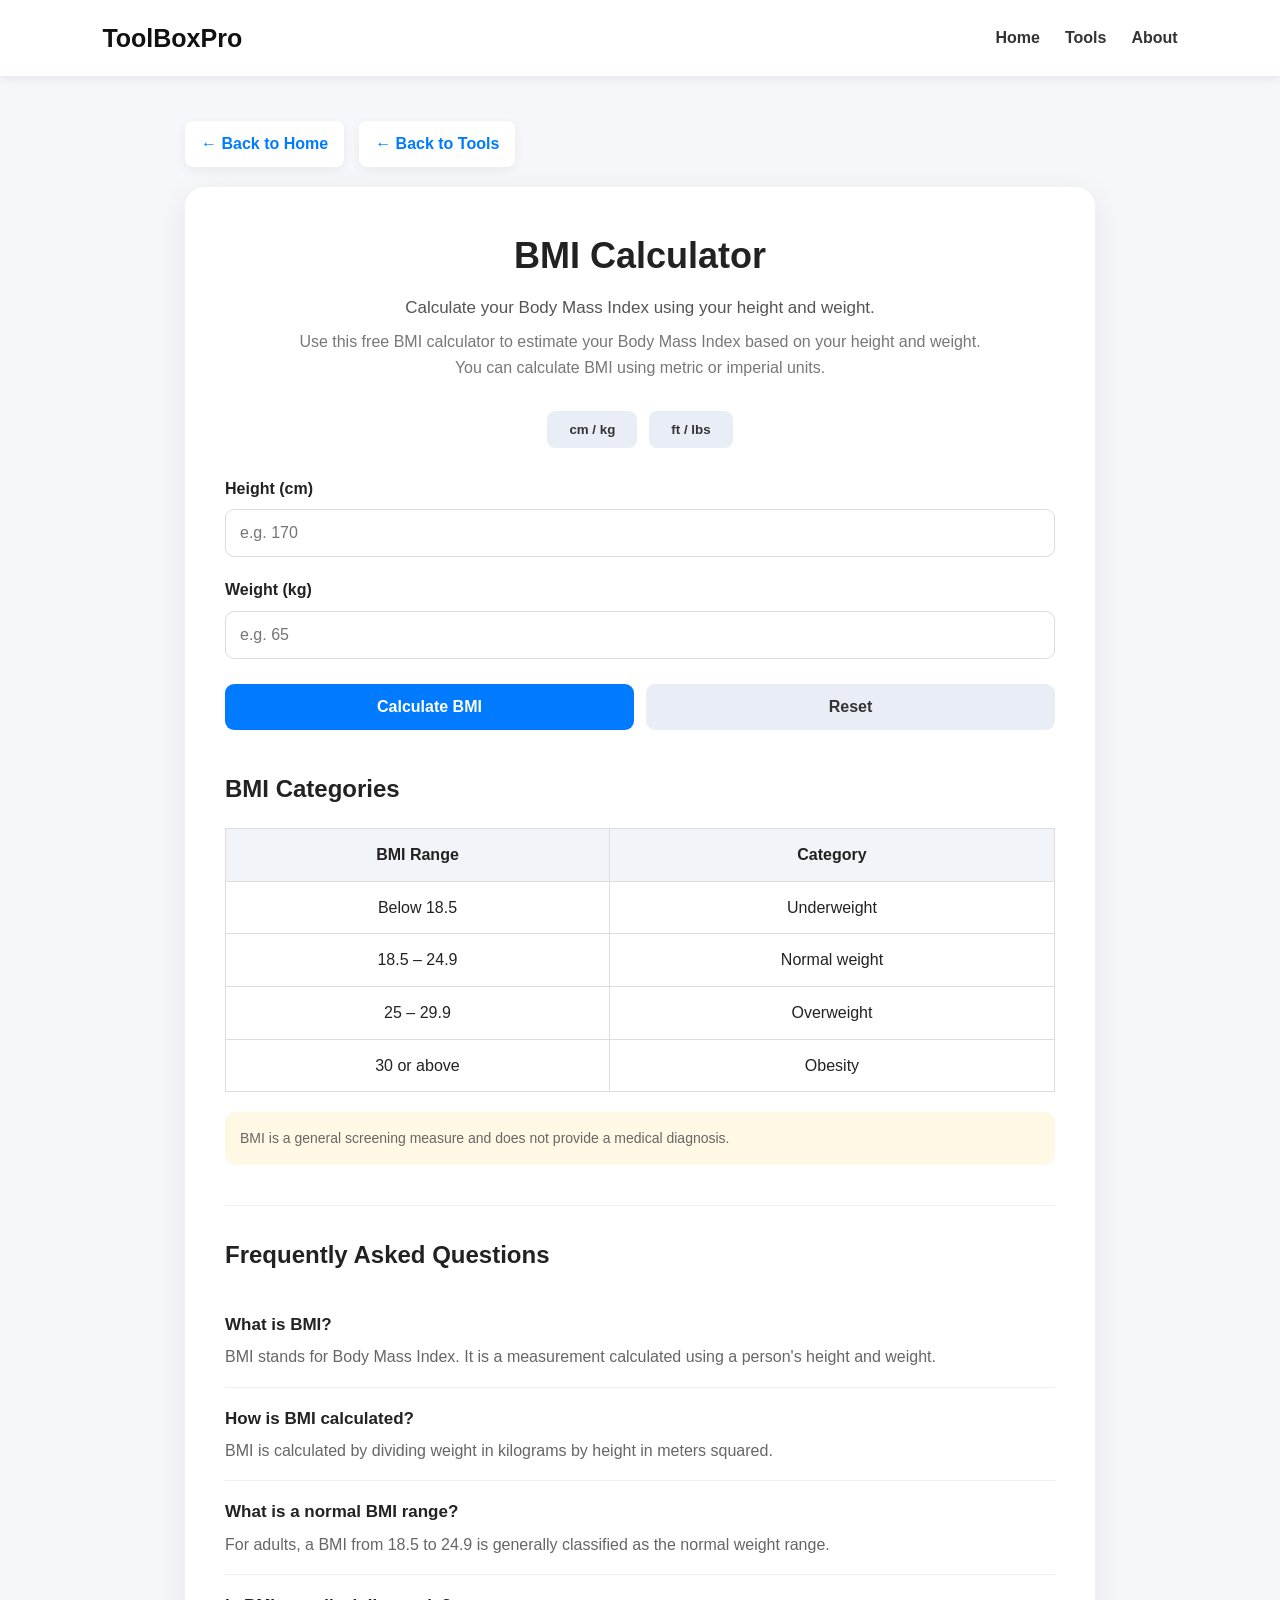
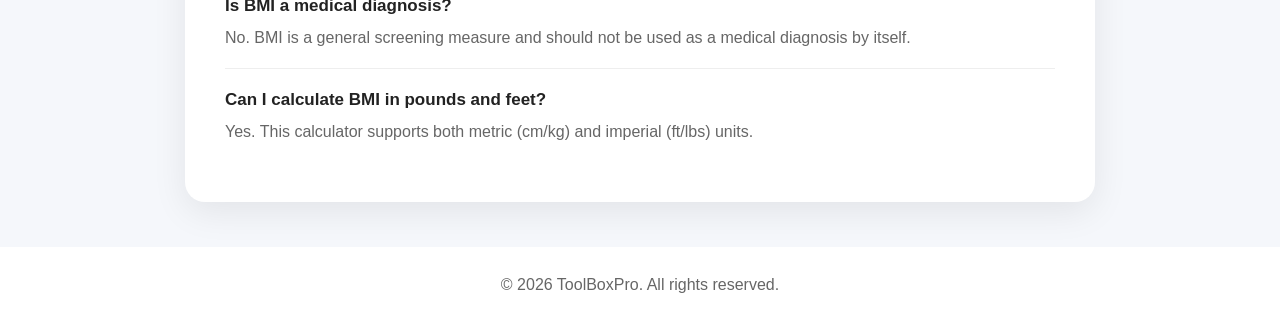
<file: tools/bmi.html>
<!DOCTYPE html>
<html lang="en">

<head>
    <meta charset="UTF-8">
    <meta name="viewport" content="width=device-width, initial-scale=1.0">

    <title>Free BMI Calculator - Calculate Your BMI | ToolBoxPro</title>

    <meta
        name="description"
        content="Use ToolBoxPro's free BMI calculator to calculate your Body Mass Index using metric or imperial units."
    >

    <meta
        name="keywords"
        content="BMI calculator, free BMI calculator, calculate BMI, online BMI calculator, body mass index"
    >

    <meta name="author" content="ToolBoxPro">

    <link
        rel="canonical"
        href="https://zainab-faisal614.github.io/ToolBoxPro/tools/bmi.html"
    >

    <style>

        * {
            margin: 0;
            padding: 0;
            box-sizing: border-box;
        }

        body {
            font-family: Arial, sans-serif;
            background: #f5f7fb;
            color: #222;
            line-height: 1.6;
        }

        /* =========================
           HEADER
        ========================= */

        header {
            background: #ffffff;
            padding: 18px 8%;
            display: flex;
            justify-content: space-between;
            align-items: center;
            box-shadow: 0 2px 12px rgba(0, 0, 0, 0.08);
        }

        .logo {
            font-size: 25px;
            font-weight: bold;
            color: #111;
        }

        nav {
            display: flex;
            gap: 25px;
        }

        nav a {
            text-decoration: none;
            color: #333;
            font-weight: 600;
        }

        nav a:hover {
            color: #007bff;
        }

        /* =========================
           MAIN
        ========================= */

        main {
            max-width: 950px;
            margin: 45px auto;
            padding: 0 20px;
        }

        /* =========================
           BACK LINKS
        ========================= */

        .back-links {
            display: flex;
            gap: 15px;
            margin-bottom: 20px;
            flex-wrap: wrap;
        }

        .back-links a {
            display: inline-block;
            text-decoration: none;
            color: #007bff;
            font-weight: 600;
            background: #ffffff;
            padding: 10px 16px;
            border-radius: 8px;
            box-shadow: 0 3px 12px rgba(0, 0, 0, 0.06);
        }

        .back-links a:hover {
            background: #007bff;
            color: #ffffff;
        }

        /* =========================
           TOOL CONTAINER
        ========================= */

        .tool-container {
            background: #ffffff;
            padding: 40px;
            border-radius: 20px;
            box-shadow: 0 10px 35px rgba(0, 0, 0, 0.08);
        }

        h1 {
            text-align: center;
            font-size: 36px;
            margin-bottom: 10px;
        }

        .subtitle {
            text-align: center;
            color: #555;
            font-size: 17px;
            margin-bottom: 8px;
        }

        .tool-description {
            text-align: center;
            color: #777;
            max-width: 700px;
            margin: 0 auto 30px;
        }

        /* =========================
           UNIT BUTTONS
        ========================= */

        .unit-buttons {
            display: flex;
            justify-content: center;
            gap: 12px;
            margin-bottom: 28px;
        }

        .unit-buttons button {
            border: none;
            padding: 11px 22px;
            border-radius: 8px;
            background: #e9eef6;
            color: #333;
            font-weight: 600;
            cursor: pointer;
        }

        .unit-buttons button:hover {
            background: #007bff;
            color: #ffffff;
        }

        /* =========================
           FORM
        ========================= */

        .form-group {
            margin-bottom: 20px;
        }

        label {
            display: block;
            margin-bottom: 8px;
            font-weight: 600;
        }

        input {
            width: 100%;
            padding: 14px;
            border: 1px solid #d8dce3;
            border-radius: 9px;
            font-size: 16px;
        }

        input:focus {
            outline: none;
            border-color: #007bff;
        }

        /* =========================
           ACTION BUTTONS
        ========================= */

        .action-buttons {
            display: flex;
            gap: 12px;
            margin-top: 25px;
        }

        .action-buttons button {
            flex: 1;
            padding: 14px;
            border: none;
            border-radius: 9px;
            font-size: 16px;
            font-weight: 600;
            cursor: pointer;
        }

        .calculate-btn {
            background: #007bff;
            color: #ffffff;
        }

        .calculate-btn:hover {
            background: #0069d9;
        }

        .reset-btn {
            background: #e9eef6;
            color: #333;
        }

        .reset-btn:hover {
            background: #dce3ee;
        }

        /* =========================
           RESULT
        ========================= */

        .result {
            display: none;
            margin-top: 25px;
            padding: 22px;
            text-align: center;
            background: #eef6ff;
            border-radius: 12px;
        }

        .result h2 {
            margin-bottom: 5px;
        }

        /* =========================
           BMI INFO
        ========================= */

        .bmi-info {
            margin-top: 40px;
        }

        .bmi-info h2,
        .bmi-faq h2 {
            margin-bottom: 20px;
        }

        table {
            width: 100%;
            border-collapse: collapse;
        }

        th,
        td {
            border: 1px solid #ddd;
            padding: 13px;
            text-align: center;
        }

        th {
            background: #f1f4f8;
        }

        .disclaimer {
            margin-top: 20px;
            padding: 15px;
            background: #fff8e5;
            border-radius: 10px;
            color: #666;
            font-size: 14px;
        }

        /* =========================
           FAQ
        ========================= */

        .bmi-faq {
            margin-top: 40px;
            padding-top: 30px;
            border-top: 1px solid #eee;
        }

        .faq-item {
            padding: 17px 0;
            border-bottom: 1px solid #eee;
        }

        .faq-item:last-child {
            border-bottom: none;
        }

        .faq-item h3 {
            margin-bottom: 6px;
            font-size: 17px;
        }

        .faq-item p {
            color: #666;
        }

        /* =========================
           FOOTER
        ========================= */

        footer {
            background: #ffffff;
            text-align: center;
            padding: 25px;
            margin-top: 40px;
            color: #666;
        }

        /* =========================
           MOBILE
        ========================= */

        @media (max-width: 650px) {

            header {
                flex-direction: column;
                gap: 15px;
                padding: 16px 5%;
            }

            nav {
                gap: 15px;
            }

            main {
                margin: 25px auto;
            }

            .tool-container {
                padding: 25px 18px;
            }

            h1 {
                font-size: 29px;
            }

            .action-buttons {
                flex-direction: column;
            }

            .back-links {
                flex-direction: column;
            }

            .back-links a {
                text-align: center;
            }

        }

    </style>

</head>


<body>


    <!-- HEADER -->

    <header>

        <div class="logo">
            ToolBoxPro
        </div>

        <nav>

            <a href="../index.html">
                Home
            </a>

            <a href="../index.html#tools">
                Tools
            </a>

            <a href="../pages/about.html">
                About
            </a>

        </nav>

    </header>


    <!-- MAIN -->

    <main>


        <!-- BACK BUTTONS -->

        <div class="back-links">

            <a href="../index.html">
                ← Back to Home
            </a>

            <a href="../index.html#tools">
                ← Back to Tools
            </a>

        </div>


        <!-- TOOL -->

        <div class="tool-container">


            <h1>
                BMI Calculator
            </h1>


            <p class="subtitle">
                Calculate your Body Mass Index using your height and weight.
            </p>


            <p class="tool-description">
                Use this free BMI calculator to estimate your Body Mass Index
                based on your height and weight. You can calculate BMI using
                metric or imperial units.
            </p>


            <!-- UNIT BUTTONS -->

            <div class="unit-buttons">

                <button onclick="showMetric()">
                    cm / kg
                </button>

                <button onclick="showImperial()">
                    ft / lbs
                </button>

            </div>


            <!-- METRIC -->

            <div id="metricForm">


                <div class="form-group">

                    <label for="heightCm">
                        Height (cm)
                    </label>

                    <input
                        type="number"
                        id="heightCm"
                        placeholder="e.g. 170"
                    >

                </div>


                <div class="form-group">

                    <label for="weightKg">
                        Weight (kg)
                    </label>

                    <input
                        type="number"
                        id="weightKg"
                        placeholder="e.g. 65"
                    >

                </div>


            </div>


            <!-- IMPERIAL -->

            <div
                id="imperialForm"
                style="display: none;"
            >


                <div class="form-group">

                    <label for="heightFt">
                        Height (feet)
                    </label>

                    <input
                        type="number"
                        id="heightFt"
                        placeholder="e.g. 5"
                    >

                </div>


                <div class="form-group">

                    <label for="heightIn">
                        Height (inches)
                    </label>

                    <input
                        type="number"
                        id="heightIn"
                        placeholder="e.g. 7"
                    >

                </div>


                <div class="form-group">

                    <label for="weightLbs">
                        Weight (lbs)
                    </label>

                    <input
                        type="number"
                        id="weightLbs"
                        placeholder="e.g. 143"
                    >

                </div>


            </div>


            <!-- ACTION BUTTONS -->

            <div class="action-buttons">

                <button
                    class="calculate-btn"
                    onclick="calculateBMI()"
                >
                    Calculate BMI
                </button>

                <button
                    class="reset-btn"
                    onclick="resetBMI()"
                >
                    Reset
                </button>

            </div>


            <!-- RESULT -->

            <div
                id="result"
                class="result"
            ></div>


            <!-- BMI CATEGORIES -->

            <section class="bmi-info">

                <h2>
                    BMI Categories
                </h2>


                <table>

                    <tr>

                        <th>
                            BMI Range
                        </th>

                        <th>
                            Category
                        </th>

                    </tr>


                    <tr>

                        <td>
                            Below 18.5
                        </td>

                        <td>
                            Underweight
                        </td>

                    </tr>


                    <tr>

                        <td>
                            18.5 – 24.9
                        </td>

                        <td>
                            Normal weight
                        </td>

                    </tr>


                    <tr>

                        <td>
                            25 – 29.9
                        </td>

                        <td>
                            Overweight
                        </td>

                    </tr>


                    <tr>

                        <td>
                            30 or above
                        </td>

                        <td>
                            Obesity
                        </td>

                    </tr>

                </table>


                <div class="disclaimer">

                    BMI is a general screening measure and does not provide
                    a medical diagnosis.

                </div>


            </section>


            <!-- FAQ -->

            <section class="bmi-faq">


                <h2>
                    Frequently Asked Questions
                </h2>


                <div class="faq-item">

                    <h3>
                        What is BMI?
                    </h3>

                    <p>
                        BMI stands for Body Mass Index. It is a measurement
                        calculated using a person's height and weight.
                    </p>

                </div>


                <div class="faq-item">

                    <h3>
                        How is BMI calculated?
                    </h3>

                    <p>
                        BMI is calculated by dividing weight in kilograms
                        by height in meters squared.
                    </p>

                </div>


                <div class="faq-item">

                    <h3>
                        What is a normal BMI range?
                    </h3>

                    <p>
                        For adults, a BMI from 18.5 to 24.9 is generally
                        classified as the normal weight range.
                    </p>

                </div>


                <div class="faq-item">

                    <h3>
                        Is BMI a medical diagnosis?
                    </h3>

                    <p>
                        No. BMI is a general screening measure and should
                        not be used as a medical diagnosis by itself.
                    </p>

                </div>


                <div class="faq-item">

                    <h3>
                        Can I calculate BMI in pounds and feet?
                    </h3>

                    <p>
                        Yes. This calculator supports both metric
                        (cm/kg) and imperial (ft/lbs) units.
                    </p>

                </div>


            </section>


        </div>

    </main>


    <!-- FOOTER -->

    <footer>

        <p>
            © 2026 ToolBoxPro. All rights reserved.
        </p>

    </footer>


    <!-- JAVASCRIPT -->

    <script>


        function showMetric() {

            document.getElementById("metricForm").style.display = "block";

            document.getElementById("imperialForm").style.display = "none";

        }


        function showImperial() {

            document.getElementById("metricForm").style.display = "none";

            document.getElementById("imperialForm").style.display = "block";

        }


        function calculateBMI() {


            let bmi;


            const metricVisible =
                document.getElementById("metricForm").style.display !== "none";


            if (metricVisible) {


                const height =
                    parseFloat(
                        document.getElementById("heightCm").value
                    );


                const weight =
                    parseFloat(
                        document.getElementById("weightKg").value
                    );


                if (
                    !height ||
                    !weight ||
                    height <= 0 ||
                    weight <= 0
                ) {

                    alert("Please enter a valid height and weight.");

                    return;

                }


                const heightMeters = height / 100;

                bmi =
                    weight /
                    (heightMeters * heightMeters);


            } else {


                const feet =
                    parseFloat(
                        document.getElementById("heightFt").value
                    );


                const inches =
                    parseFloat(
                        document.getElementById("heightIn").value
                    ) || 0;


                const weight =
                    parseFloat(
                        document.getElementById("weightLbs").value
                    );


                if (
                    !feet ||
                    !weight ||
                    feet <= 0 ||
                    weight <= 0
                ) {

                    alert("Please enter a valid height and weight.");

                    return;

                }


                const totalInches =
                    (feet * 12) + inches;


                bmi =
                    (weight * 703) /
                    (totalInches * totalInches);

            }


            bmi = bmi.toFixed(1);


            let category;


            if (bmi < 18.5) {

                category = "Underweight";

            }

            else if (bmi < 25) {

                category = "Normal weight";

            }

            else if (bmi < 30) {

                category = "Overweight";

            }

            else {

                category = "Obesity";

            }


            const result =
                document.getElementById("result");


            result.style.display = "block";


            result.innerHTML = `
                <h2>Your BMI: ${bmi}</h2>
                <p>Category: <strong>${category}</strong></p>
            `;

        }


        function resetBMI() {


            document.getElementById("heightCm").value = "";

            document.getElementById("weightKg").value = "";

            document.getElementById("heightFt").value = "";

            document.getElementById("heightIn").value = "";

            document.getElementById("weightLbs").value = "";


            document.getElementById("result").style.display = "none";


            showMetric();

        }


    </script>


</body>

</html>
</file>
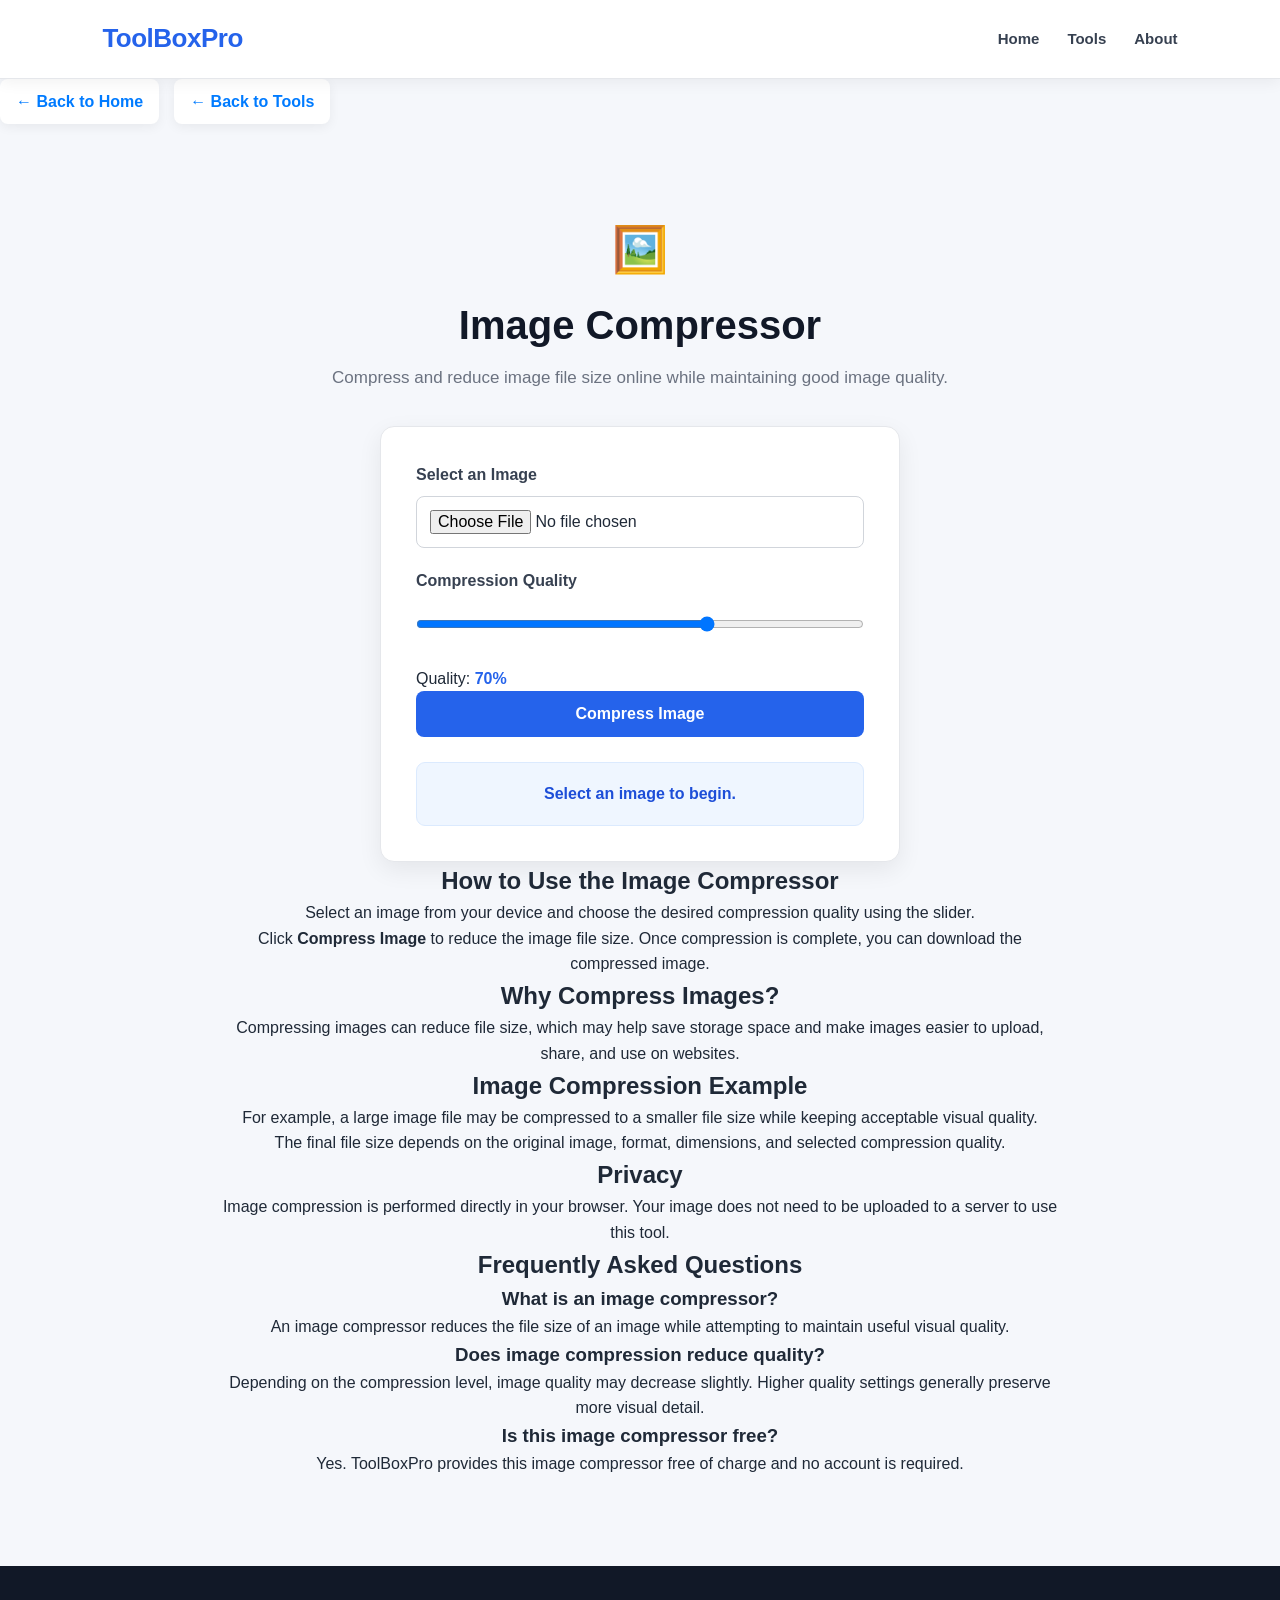
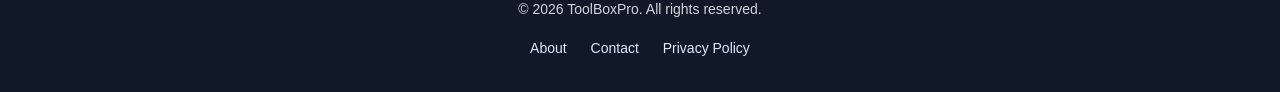
<file: tools/compressor.html>
<!DOCTYPE html>
<html lang="en">

<head>

    <meta charset="UTF-8">

    <meta name="viewport" content="width=device-width, initial-scale=1.0">

    <!-- SEO Title -->
    <title>Image Compressor - Compress Images Online | ToolBoxPro</title>

    <!-- SEO Description -->
    <meta
        name="description"
        content="Compress images online for free with ToolBoxPro. Reduce image file size while maintaining good image quality."
    >

    <!-- SEO Keywords -->
    <meta
        name="keywords"
        content="image compressor, compress image online, image size reducer, reduce image size, free image compressor, online image compressor"
    >

    <meta name="author" content="ToolBoxPro">

    <!-- Canonical URL -->
    <link
        rel="canonical"
        href="https://zainab-faisal614.github.io/ToolBoxPro/tools/compressor.html"
    >

    <!-- Open Graph -->
    <meta
        property="og:title"
        content="Image Compressor - Compress Images Online | ToolBoxPro"
    >

    <meta
        property="og:description"
        content="Compress and reduce image file size quickly with ToolBoxPro's free online image compressor."
    >

    <meta
        property="og:url"
        content="https://zainab-faisal614.github.io/ToolBoxPro/tools/compressor.html"
    >

    <meta
        property="og:type"
        content="website"
    >

    <!-- Favicon -->
    <link
        rel="icon"
        type="image/svg+xml"
        href="../favicon.svg"
    >

    <!-- Stylesheet -->
    <link rel="stylesheet" href="../style.css">

</head>


<body>

    <!-- Header -->
    <header>

        <div class="logo">
            ToolBoxPro
        </div>

        <nav>
            <a href="../index.html">Home</a>
            <a href="../index.html#tools">Tools</a>
            <a href="../pages/about.html">About</a>
        </nav>

    </header>


    <main>

        <!-- Back Links -->
        <div class="back-links">

            <a href="../index.html">
                ← Back to Home
            </a>

            <a href="../index.html#tools">
                ← Back to Tools
            </a>

        </div>


        <!-- Image Compressor -->
        <section class="tool-page">

            <div class="tool-header">

                <span class="tool-icon">
                    🖼️
                </span>

                <h1>
                    Image Compressor
                </h1>

                <p>
                    Compress and reduce image file size online while
                    maintaining good image quality.
                </p>

            </div>


            <!-- Compressor Box -->
            <div class="calculator-box">

                <label for="imageInput">
                    Select an Image
                </label>

                <input
                    type="file"
                    id="imageInput"
                    accept="image/*"
                >


                <label for="quality">
                    Compression Quality
                </label>

                <input
                    type="range"
                    id="quality"
                    min="10"
                    max="100"
                    value="70"
                >

                <p>
                    Quality:
                    <strong id="qualityValue">70%</strong>
                </p>


                <button
                    type="button"
                    onclick="compressImage()"
                >
                    Compress Image
                </button>


                <div
                    id="result"
                    class="result"
                >
                    Select an image to begin.
                </div>


                <a
                    id="downloadLink"
                    class="download-button"
                    style="display: none;"
                >
                    Download Compressed Image
                </a>

            </div>


            <!-- Preview -->
            <div
                id="preview"
                class="tool-info"
                style="display: none;"
            >

                <h2>
                    Image Preview
                </h2>

                <img
                    id="previewImage"
                    alt="Compressed image preview"
                    style="
                        max-width: 100%;
                        height: auto;
                        border-radius: 10px;
                        margin-top: 10px;
                    "
                >

            </div>


            <!-- How to Use -->
            <section class="tool-info">

                <h2>
                    How to Use the Image Compressor
                </h2>

                <p>
                    Select an image from your device and choose the desired
                    compression quality using the slider.
                </p>

                <p>
                    Click <strong>Compress Image</strong> to reduce the
                    image file size. Once compression is complete, you can
                    download the compressed image.
                </p>

            </section>


            <!-- Why Compress Images -->
            <section class="tool-info">

                <h2>
                    Why Compress Images?
                </h2>

                <p>
                    Compressing images can reduce file size, which may help
                    save storage space and make images easier to upload,
                    share, and use on websites.
                </p>

            </section>


            <!-- Example -->
            <section class="tool-info">

                <h2>
                    Image Compression Example
                </h2>

                <p>
                    For example, a large image file may be compressed to a
                    smaller file size while keeping acceptable visual
                    quality.
                </p>

                <p>
                    The final file size depends on the original image,
                    format, dimensions, and selected compression quality.
                </p>

            </section>


            <!-- Privacy -->
            <section class="tool-info">

                <h2>
                    Privacy
                </h2>

                <p>
                    Image compression is performed directly in your
                    browser. Your image does not need to be uploaded to
                    a server to use this tool.
                </p>

            </section>


            <!-- FAQ -->
            <section class="tool-info">

                <h2>
                    Frequently Asked Questions
                </h2>


                <h3>
                    What is an image compressor?
                </h3>

                <p>
                    An image compressor reduces the file size of an image
                    while attempting to maintain useful visual quality.
                </p>


                <h3>
                    Does image compression reduce quality?
                </h3>

                <p>
                    Depending on the compression level, image quality may
                    decrease slightly. Higher quality settings generally
                    preserve more visual detail.
                </p>


                <h3>
                    Is this image compressor free?
                </h3>

                <p>
                    Yes. ToolBoxPro provides this image compressor free of
                    charge and no account is required.
                </p>

            </section>

        </section>

    </main>


    <!-- Footer -->
    <footer>

        <p>
            © 2026 ToolBoxPro. All rights reserved.
        </p>

        <div class="footer-links">

            <a href="../pages/about.html">
                About
            </a>

            <a href="../pages/contact.html">
                Contact
            </a>

            <a href="../pages/privacy.html">
                Privacy Policy
            </a>

        </div>

    </footer>


    <!-- Image Compressor Script -->
    <script>

        const qualitySlider =
            document.getElementById("quality");

        const qualityValue =
            document.getElementById("qualityValue");


        qualitySlider.addEventListener(
            "input",
            function () {

                qualityValue.textContent =
                    this.value + "%";

            }
        );


        function compressImage() {

            const imageInput =
                document.getElementById("imageInput");

            const result =
                document.getElementById("result");

            const downloadLink =
                document.getElementById("downloadLink");

            const preview =
                document.getElementById("preview");

            const previewImage =
                document.getElementById("previewImage");

            const quality =
                parseInt(
                    qualitySlider.value
                ) / 100;


            if (
                !imageInput.files ||
                imageInput.files.length === 0
            ) {

                result.textContent =
                    "Please select an image first.";

                return;

            }


            const file =
                imageInput.files[0];


            if (!file.type.startsWith("image/")) {

                result.textContent =
                    "Please select a valid image file.";

                return;

            }


            const reader =
                new FileReader();


            reader.onload = function (event) {

                const img =
                    new Image();


                img.onload = function () {

                    const canvas =
                        document.createElement("canvas");

                    const ctx =
                        canvas.getContext("2d");


                    canvas.width =
                        img.width;

                    canvas.height =
                        img.height;


                    ctx.drawImage(
                        img,
                        0,
                        0,
                        canvas.width,
                        canvas.height
                    );


                    canvas.toBlob(
                        function (blob) {

                            if (!blob) {

                                result.textContent =
                                    "Unable to compress this image.";

                                return;

                            }


                            const compressedSize =
                                formatFileSize(
                                    blob.size
                                );

                            const originalSize =
                                formatFileSize(
                                    file.size
                                );


                            const compression =
                                Math.max(
                                    0,
                                    (
                                        1 -
                                        blob.size /
                                        file.size
                                    ) * 100
                                );


                            result.innerHTML =
                                "Original size: " +
                                originalSize +
                                "<br>" +
                                "Compressed size: " +
                                compressedSize +
                                "<br>" +
                                "Size reduced by: " +
                                compression.toFixed(1) +
                                "%";


                            const url =
                                URL.createObjectURL(
                                    blob
                                );


                            downloadLink.href =
                                url;

                            downloadLink.download =
                                "compressed-" +
                                file.name;

                            downloadLink.style.display =
                                "inline-block";


                            previewImage.src =
                                url;

                            preview.style.display =
                                "block";

                        },
                        "image/jpeg",
                        quality
                    );

                };


                img.src =
                    event.target.result;

            };


            reader.readAsDataURL(file);

        }


        function formatFileSize(bytes) {

            if (bytes === 0) {
                return "0 Bytes";
            }


            const units = [
                "Bytes",
                "KB",
                "MB",
                "GB"
            ];


            const i =
                Math.floor(
                    Math.log(bytes) /
                    Math.log(1024)
                );


            return (
                parseFloat(
                    (
                        bytes /
                        Math.pow(1024, i)
                    ).toFixed(2)
                ) +
                " " +
                units[i]
            );

        }

    </script>

</body>

</html>
</file>
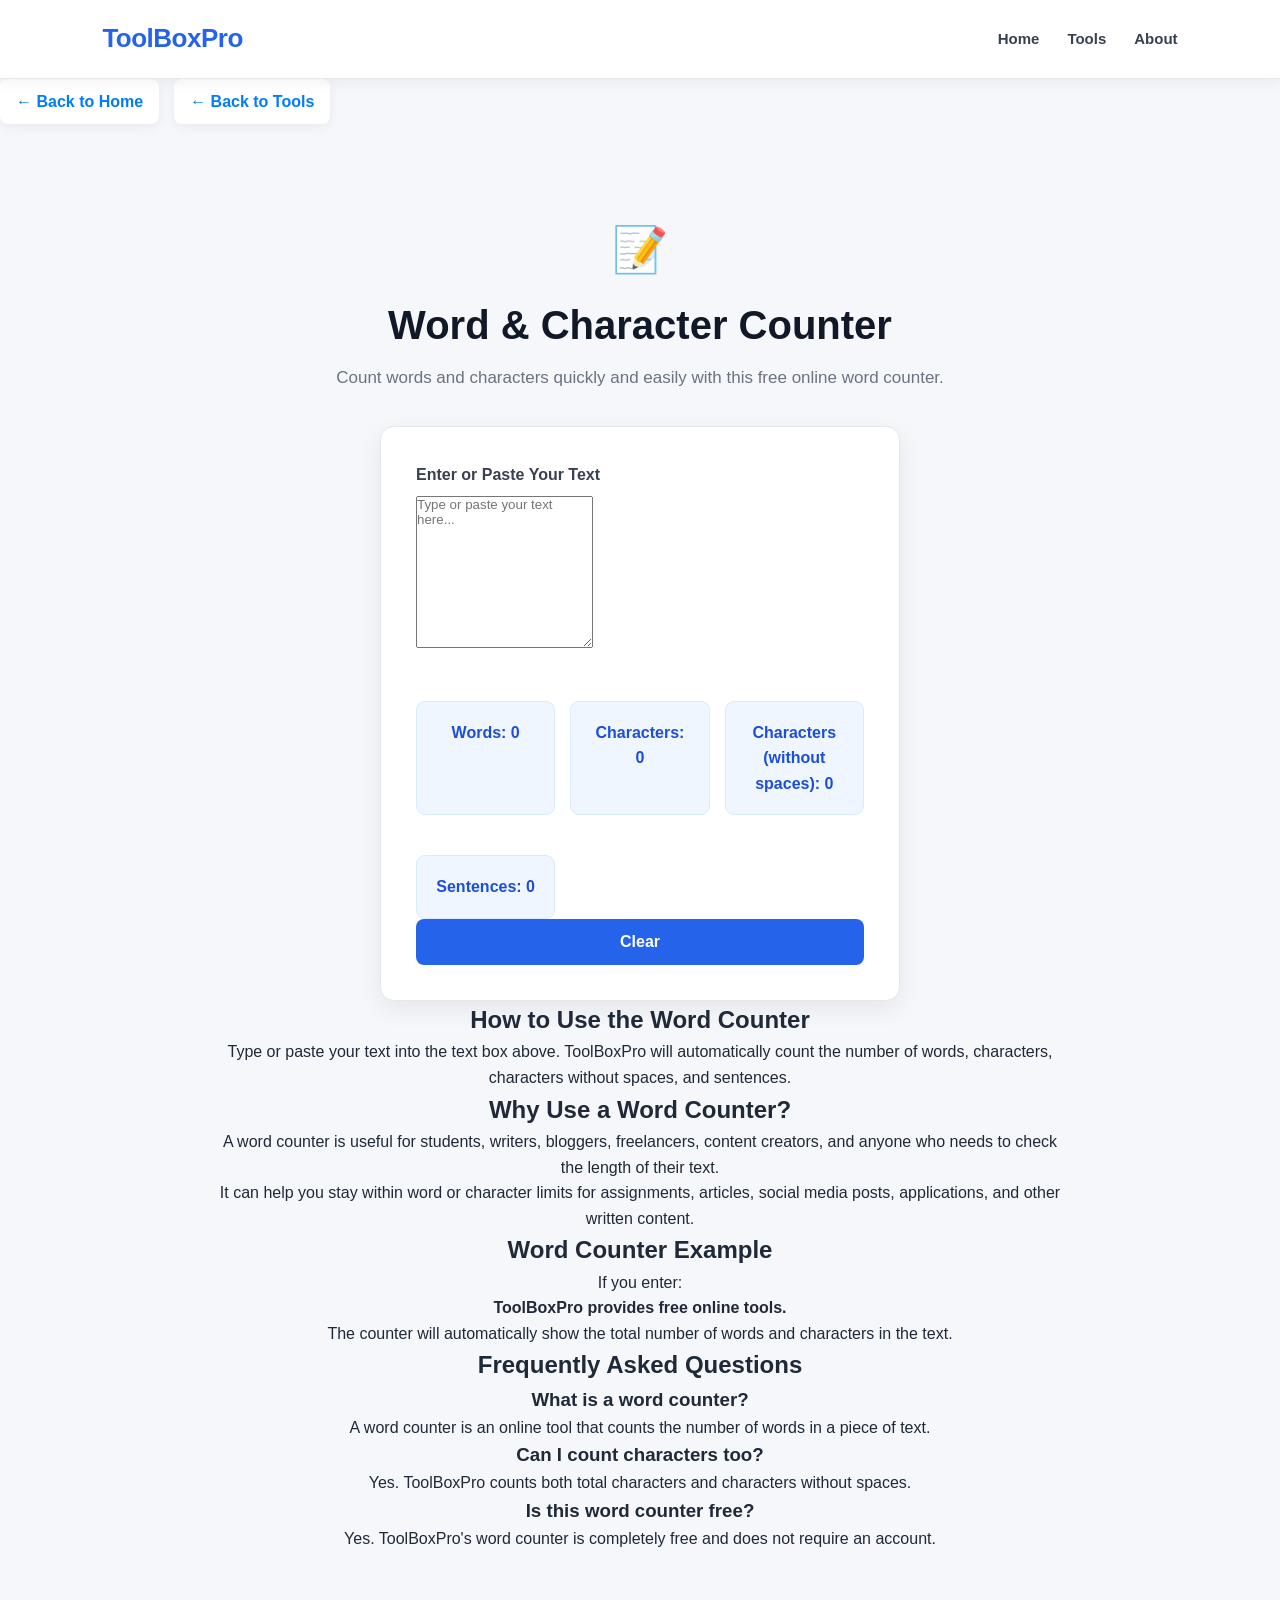
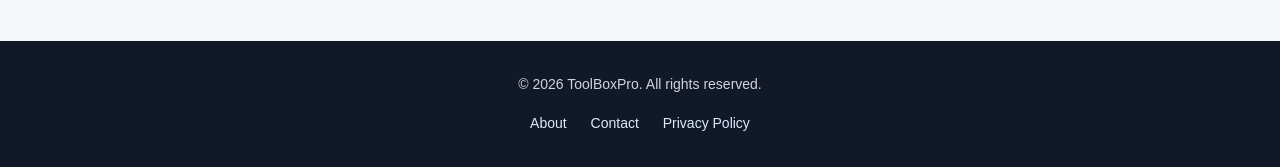
<file: tools/counter.html>
<!DOCTYPE html>
<html lang="en">

<head>

    <meta charset="UTF-8">

    <meta name="viewport" content="width=device-width, initial-scale=1.0">

    <!-- SEO Title -->
    <title>Word Counter - Free Word & Character Counter | ToolBoxPro</title>

    <!-- SEO Description -->
    <meta
        name="description"
        content="Count words, characters, sentences, and paragraphs easily with ToolBoxPro's free online word counter."
    >

    <!-- SEO Keywords -->
    <meta
        name="keywords"
        content="word counter, character counter, word count, online word counter, free word counter, character count"
    >

    <meta name="author" content="ToolBoxPro">

    <!-- Canonical URL -->
    <link
        rel="canonical"
        href="https://zainab-faisal614.github.io/ToolBoxPro/tools/counter.html"
    >

    <!-- Open Graph -->
    <meta
        property="og:title"
        content="Word Counter - Free Word & Character Counter | ToolBoxPro"
    >

    <meta
        property="og:description"
        content="Count words and characters quickly with ToolBoxPro's free online word counter."
    >

    <meta
        property="og:url"
        content="https://zainab-faisal614.github.io/ToolBoxPro/tools/counter.html"
    >

    <meta
        property="og:type"
        content="website"
    >

    <!-- Favicon -->
    <link
        rel="icon"
        type="image/svg+xml"
        href="../favicon.svg"
    >

    <!-- Stylesheet -->
    <link rel="stylesheet" href="../style.css">

</head>


<body>

    <!-- Header -->
    <header>

        <div class="logo">
            ToolBoxPro
        </div>

        <nav>
            <a href="../index.html">Home</a>
            <a href="../index.html#tools">Tools</a>
            <a href="../pages/about.html">About</a>
        </nav>

    </header>


    <main>

        <!-- Back Links -->
        <div class="back-links">

            <a href="../index.html">
                ← Back to Home
            </a>

            <a href="../index.html#tools">
                ← Back to Tools
            </a>

        </div>


        <!-- Word Counter -->
        <section class="tool-page">

            <div class="tool-header">

                <span class="tool-icon">
                    📝
                </span>

                <h1>
                    Word & Character Counter
                </h1>

                <p>
                    Count words and characters quickly and easily with this
                    free online word counter.
                </p>

            </div>


            <!-- Counter Box -->
            <div class="calculator-box">

                <label for="textInput">
                    Enter or Paste Your Text
                </label>

                <textarea
                    id="textInput"
                    rows="10"
                    placeholder="Type or paste your text here..."
                ></textarea>


                <div class="counter-results">

                    <div class="result">
                        Words:
                        <strong id="wordCount">0</strong>
                    </div>

                    <div class="result">
                        Characters:
                        <strong id="characterCount">0</strong>
                    </div>

                    <div class="result">
                        Characters (without spaces):
                        <strong id="characterNoSpaceCount">0</strong>
                    </div>

                    <div class="result">
                        Sentences:
                        <strong id="sentenceCount">0</strong>
                    </div>

                </div>


                <button
                    type="button"
                    onclick="clearText()"
                >
                    Clear
                </button>

            </div>


            <!-- How to Use -->
            <section class="tool-info">

                <h2>
                    How to Use the Word Counter
                </h2>

                <p>
                    Type or paste your text into the text box above.
                    ToolBoxPro will automatically count the number of words,
                    characters, characters without spaces, and sentences.
                </p>

            </section>


            <!-- Why Use -->
            <section class="tool-info">

                <h2>
                    Why Use a Word Counter?
                </h2>

                <p>
                    A word counter is useful for students, writers,
                    bloggers, freelancers, content creators, and anyone
                    who needs to check the length of their text.
                </p>

                <p>
                    It can help you stay within word or character limits
                    for assignments, articles, social media posts,
                    applications, and other written content.
                </p>

            </section>


            <!-- Example -->
            <section class="tool-info">

                <h2>
                    Word Counter Example
                </h2>

                <p>
                    If you enter:
                </p>

                <p>
                    <strong>
                        ToolBoxPro provides free online tools.
                    </strong>
                </p>

                <p>
                    The counter will automatically show the total number
                    of words and characters in the text.
                </p>

            </section>


            <!-- FAQ -->
            <section class="tool-info">

                <h2>
                    Frequently Asked Questions
                </h2>


                <h3>
                    What is a word counter?
                </h3>

                <p>
                    A word counter is an online tool that counts the number
                    of words in a piece of text.
                </p>


                <h3>
                    Can I count characters too?
                </h3>

                <p>
                    Yes. ToolBoxPro counts both total characters and
                    characters without spaces.
                </p>


                <h3>
                    Is this word counter free?
                </h3>

                <p>
                    Yes. ToolBoxPro's word counter is completely free
                    and does not require an account.
                </p>

            </section>

        </section>

    </main>


    <!-- Footer -->
    <footer>

        <p>
            © 2026 ToolBoxPro. All rights reserved.
        </p>

        <div class="footer-links">

            <a href="../pages/about.html">
                About
            </a>

            <a href="../pages/contact.html">
                Contact
            </a>

            <a href="../pages/privacy.html">
                Privacy Policy
            </a>

        </div>

    </footer>


    <!-- Word Counter Script -->
    <script>

        const textInput =
            document.getElementById("textInput");

        const wordCount =
            document.getElementById("wordCount");

        const characterCount =
            document.getElementById("characterCount");

        const characterNoSpaceCount =
            document.getElementById("characterNoSpaceCount");

        const sentenceCount =
            document.getElementById("sentenceCount");


        textInput.addEventListener(
            "input",
            updateCounter
        );


        function updateCounter() {

            const text =
                textInput.value;


            /* Character Count */
            characterCount.textContent =
                text.length;


            /* Characters Without Spaces */
            characterNoSpaceCount.textContent =
                text.replace(/\s/g, "").length;


            /* Word Count */
            const words =
                text.trim() === ""
                    ? []
                    : text.trim().split(/\s+/);

            wordCount.textContent =
                words.length;


            /* Sentence Count */
            const sentences =
                text.trim() === ""
                    ? []
                    : text
                        .trim()
                        .split(/[.!?]+/)
                        .filter(
                            sentence =>
                                sentence.trim() !== ""
                        );

            sentenceCount.textContent =
                sentences.length;

        }


        function clearText() {

            textInput.value = "";

            updateCounter();

        }

    </script>

</body>

</html>
</file>
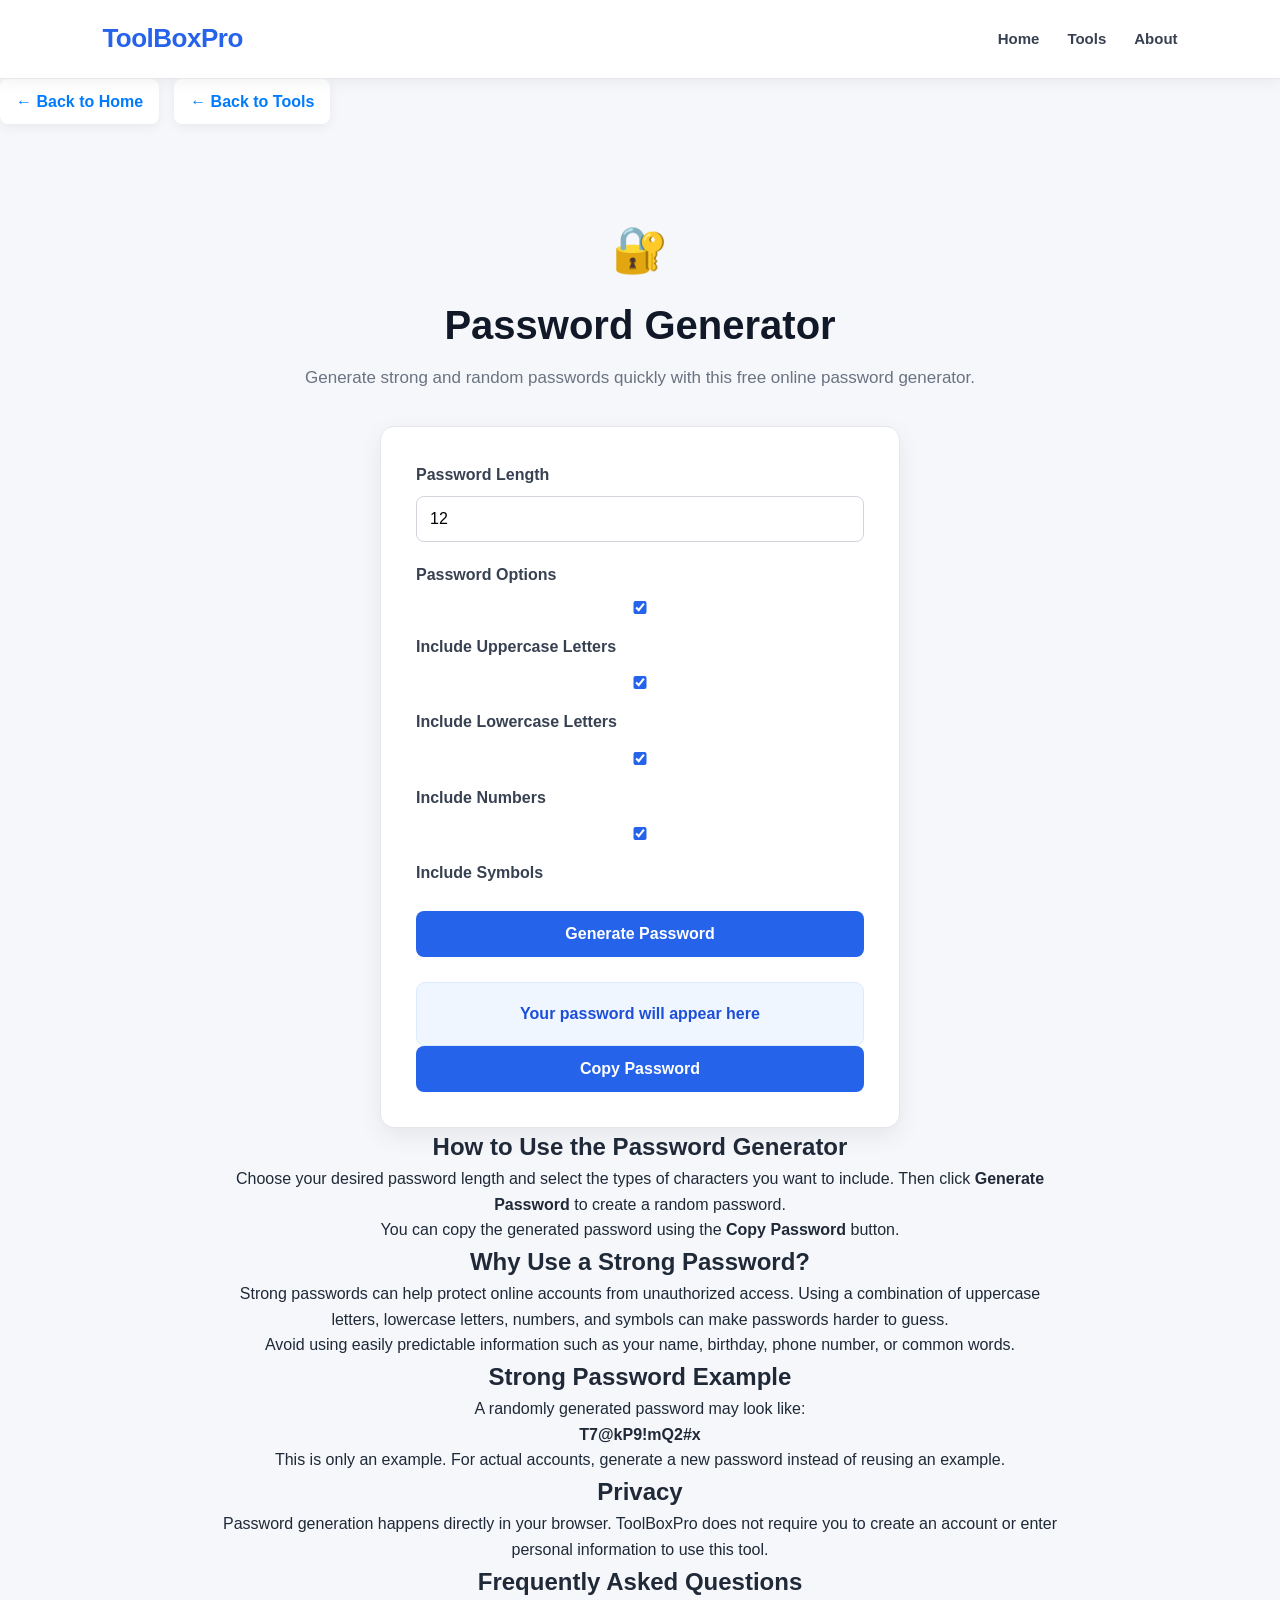
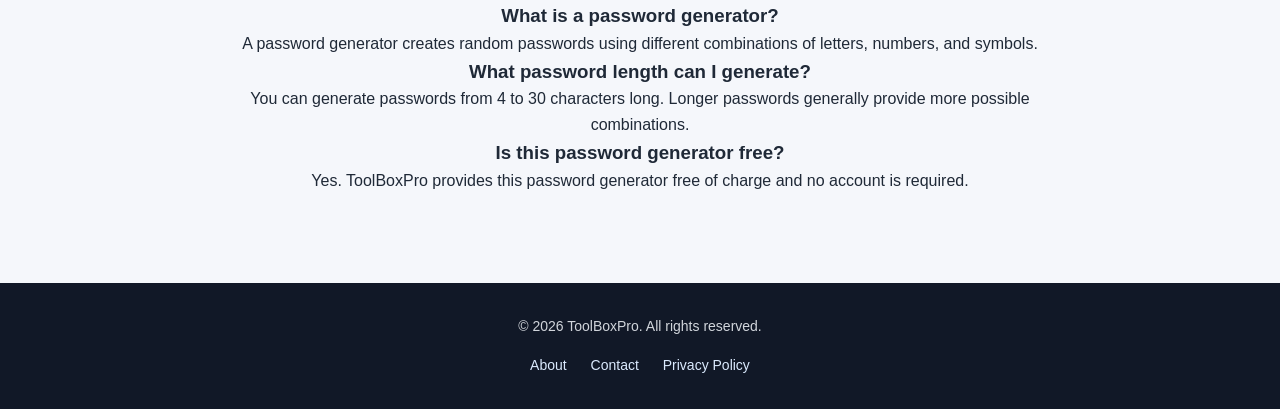
<file: tools/password.html>
<!DOCTYPE html>
<html lang="en">

<head>

    <meta charset="UTF-8">

    <meta name="viewport" content="width=device-width, initial-scale=1.0">

    <!-- SEO Title -->
    <title>Password Generator - Create Strong Passwords | ToolBoxPro</title>

    <!-- SEO Description -->
    <meta
        name="description"
        content="Generate strong and secure random passwords with ToolBoxPro's free online password generator. Customize password length and character types easily."
    >

    <!-- SEO Keywords -->
    <meta
        name="keywords"
        content="password generator, strong password generator, secure password generator, random password generator, free password generator"
    >

    <meta name="author" content="ToolBoxPro">

    <!-- Canonical URL -->
    <link
        rel="canonical"
        href="https://zainab-faisal614.github.io/ToolBoxPro/tools/password.html"
    >

    <!-- Open Graph -->
    <meta
        property="og:title"
        content="Password Generator - Create Strong Passwords | ToolBoxPro"
    >

    <meta
        property="og:description"
        content="Generate strong random passwords quickly with ToolBoxPro's free password generator."
    >

    <meta
        property="og:url"
        content="https://zainab-faisal614.github.io/ToolBoxPro/tools/password.html"
    >

    <meta
        property="og:type"
        content="website"
    >

    <!-- Favicon -->
    <link
        rel="icon"
        type="image/svg+xml"
        href="../favicon.svg"
    >

    <!-- Stylesheet -->
    <link rel="stylesheet" href="../style.css">

</head>


<body>

    <!-- Header -->
    <header>

        <div class="logo">
            ToolBoxPro
        </div>

        <nav>
            <a href="../index.html">Home</a>
            <a href="../index.html#tools">Tools</a>
            <a href="../pages/about.html">About</a>
        </nav>

    </header>


    <main>

        <!-- Back Links -->
        <div class="back-links">

            <a href="../index.html">
                ← Back to Home
            </a>

            <a href="../index.html#tools">
                ← Back to Tools
            </a>

        </div>


        <!-- Password Generator -->
        <section class="tool-page">

            <div class="tool-header">

                <span class="tool-icon">
                    🔐
                </span>

                <h1>
                    Password Generator
                </h1>

                <p>
                    Generate strong and random passwords quickly with this
                    free online password generator.
                </p>

            </div>


            <!-- Generator Box -->
            <div class="calculator-box">

                <label for="length">
                    Password Length
                </label>

                <input
                    type="number"
                    id="length"
                    min="4"
                    max="30"
                    value="12"
                    placeholder="Enter length (4-30)"
                >


                <label>
                    Password Options
                </label>


                <div class="password-options">

                    <label>
                        <input
                            type="checkbox"
                            id="uppercase"
                            checked
                        >
                        Include Uppercase Letters
                    </label>


                    <label>
                        <input
                            type="checkbox"
                            id="lowercase"
                            checked
                        >
                        Include Lowercase Letters
                    </label>


                    <label>
                        <input
                            type="checkbox"
                            id="numbers"
                            checked
                        >
                        Include Numbers
                    </label>


                    <label>
                        <input
                            type="checkbox"
                            id="symbols"
                            checked
                        >
                        Include Symbols
                    </label>

                </div>


                <button
                    type="button"
                    onclick="generatePassword()"
                >
                    Generate Password
                </button>


                <div
                    id="result"
                    class="result"
                >
                    Your password will appear here
                </div>


                <button
                    type="button"
                    onclick="copyPassword()"
                >
                    Copy Password
                </button>

            </div>


            <!-- How to Use -->
            <section class="tool-info">

                <h2>
                    How to Use the Password Generator
                </h2>

                <p>
                    Choose your desired password length and select the types
                    of characters you want to include. Then click
                    <strong>Generate Password</strong> to create a random
                    password.
                </p>

                <p>
                    You can copy the generated password using the
                    <strong>Copy Password</strong> button.
                </p>

            </section>


            <!-- Why Use -->
            <section class="tool-info">

                <h2>
                    Why Use a Strong Password?
                </h2>

                <p>
                    Strong passwords can help protect online accounts from
                    unauthorized access. Using a combination of uppercase
                    letters, lowercase letters, numbers, and symbols can
                    make passwords harder to guess.
                </p>

                <p>
                    Avoid using easily predictable information such as your
                    name, birthday, phone number, or common words.
                </p>

            </section>


            <!-- Example -->
            <section class="tool-info">

                <h2>
                    Strong Password Example
                </h2>

                <p>
                    A randomly generated password may look like:
                </p>

                <p>
                    <strong>
                        T7@kP9!mQ2#x
                    </strong>
                </p>

                <p>
                    This is only an example. For actual accounts, generate
                    a new password instead of reusing an example.
                </p>

            </section>


            <!-- Privacy -->
            <section class="tool-info">

                <h2>
                    Privacy
                </h2>

                <p>
                    Password generation happens directly in your browser.
                    ToolBoxPro does not require you to create an account or
                    enter personal information to use this tool.
                </p>

            </section>


            <!-- FAQ -->
            <section class="tool-info">

                <h2>
                    Frequently Asked Questions
                </h2>


                <h3>
                    What is a password generator?
                </h3>

                <p>
                    A password generator creates random passwords using
                    different combinations of letters, numbers, and symbols.
                </p>


                <h3>
                    What password length can I generate?
                </h3>

                <p>
                    You can generate passwords from 4 to 30 characters long.
                    Longer passwords generally provide more possible
                    combinations.
                </p>


                <h3>
                    Is this password generator free?
                </h3>

                <p>
                    Yes. ToolBoxPro provides this password generator free
                    of charge and no account is required.
                </p>

            </section>

        </section>

    </main>


    <!-- Footer -->
    <footer>

        <p>
            © 2026 ToolBoxPro. All rights reserved.
        </p>

        <div class="footer-links">

            <a href="../pages/about.html">
                About
            </a>

            <a href="../pages/contact.html">
                Contact
            </a>

            <a href="../pages/privacy.html">
                Privacy Policy
            </a>

        </div>

    </footer>


    <!-- Password Generator Script -->
    <script>

        function generatePassword() {

            const length =
                parseInt(
                    document.getElementById("length").value
                );

            const uppercase =
                document.getElementById("uppercase").checked;

            const lowercase =
                document.getElementById("lowercase").checked;

            const numbers =
                document.getElementById("numbers").checked;

            const symbols =
                document.getElementById("symbols").checked;

            const result =
                document.getElementById("result");


            if (
                isNaN(length) ||
                length < 4 ||
                length > 30
            ) {

                result.innerText =
                    "Please enter a password length between 4 and 30.";

                return;
            }


            let characters = "";


            if (uppercase) {
                characters +=
                    "ABCDEFGHIJKLMNOPQRSTUVWXYZ";
            }

            if (lowercase) {
                characters +=
                    "abcdefghijklmnopqrstuvwxyz";
            }

            if (numbers) {
                characters +=
                    "0123456789";
            }

            if (symbols) {
                characters +=
                    "!@#$%^&*()_+-=[]{}|;:,.<>?";
            }


            if (characters.length === 0) {

                result.innerText =
                    "Please select at least one password option.";

                return;
            }


            let password = "";


            const randomValues =
                new Uint32Array(length);

            crypto.getRandomValues(randomValues);


            for (let i = 0; i < length; i++) {

                password +=
                    characters[
                        randomValues[i] %
                        characters.length
                    ];

            }


            result.innerText =
                password;

        }


        function copyPassword() {

            const result =
                document.getElementById("result");

            const password =
                result.innerText;


            if (
                !password ||
                password ===
                "Your password will appear here"
            ) {

                return;
            }


            navigator.clipboard
                .writeText(password)
                .then(() => {

                    alert(
                        "Password copied to clipboard!"
                    );

                });

        }

    </script>

</body>

</html>
</file>
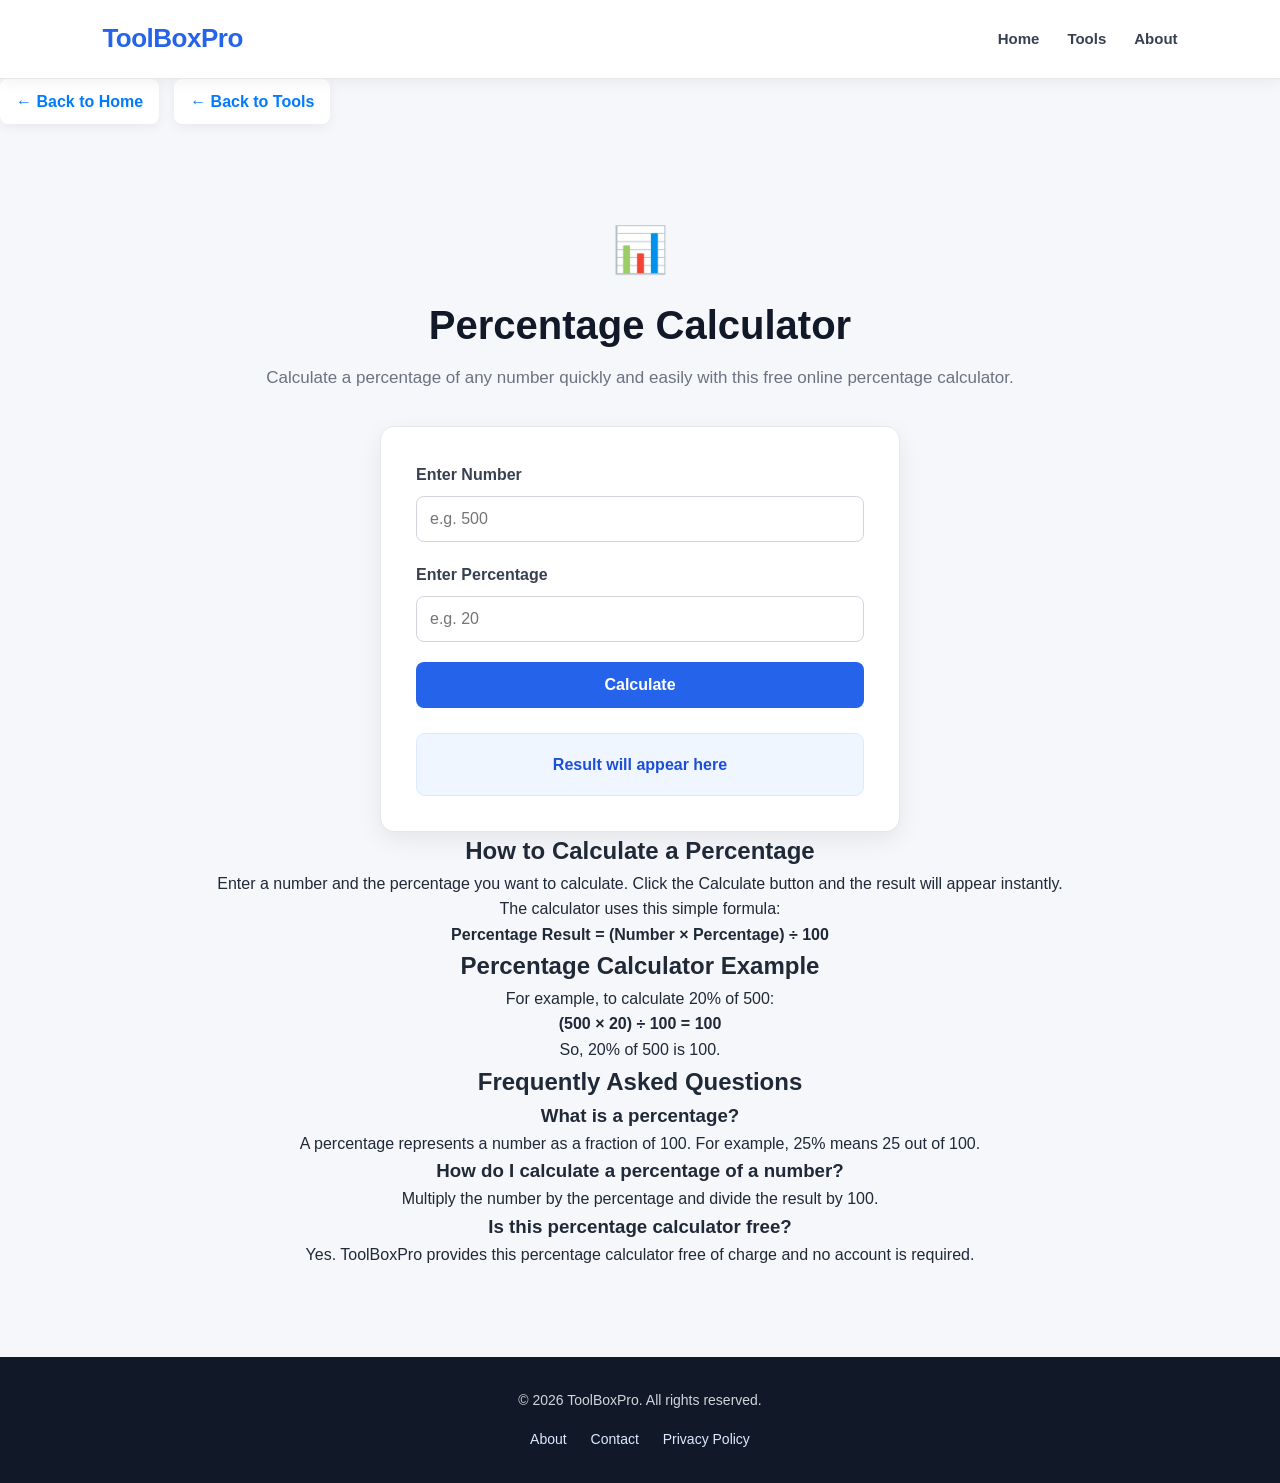
<file: tools/percentage.html>
<!DOCTYPE html>
<html lang="en">

<head>

    <meta charset="UTF-8">

    <meta name="viewport" content="width=device-width, initial-scale=1.0">

    <!-- SEO Title -->
    <title>Percentage Calculator - Free Online Calculator | ToolBoxPro</title>

    <!-- SEO Description -->
    <meta
        name="description"
        content="Calculate percentages quickly with ToolBoxPro's free online percentage calculator. Find a percentage of any number with a simple and easy-to-use calculator."
    >

    <!-- SEO Keywords -->
    <meta
        name="keywords"
        content="percentage calculator, percent calculator, calculate percentage, percentage calculator online, free percentage calculator, percentage of a number"
    >

    <meta name="author" content="ToolBoxPro">

    <!-- Canonical URL -->
    <link
        rel="canonical"
        href="https://zainab-faisal614.github.io/ToolBoxPro/tools/percentage.html"
    >

    <!-- Open Graph -->
    <meta
        property="og:title"
        content="Percentage Calculator - Free Online Calculator | ToolBoxPro"
    >

    <meta
        property="og:description"
        content="Calculate percentages quickly and easily with ToolBoxPro's free online percentage calculator."
    >

    <meta
        property="og:url"
        content="https://zainab-faisal614.github.io/ToolBoxPro/tools/percentage.html"
    >

    <meta
        property="og:type"
        content="website"
    >

    <!-- Favicon -->
    <link
        rel="icon"
        type="image/svg+xml"
        href="../favicon.svg"
    >

    <!-- Stylesheet -->
    <link rel="stylesheet" href="../style.css">

</head>


<body>

    <!-- Header -->
    <header>

        <div class="logo">
            ToolBoxPro
        </div>

        <nav>
            <a href="../index.html">Home</a>
            <a href="../index.html#tools">Tools</a>
            <a href="../pages/about.html">About</a>
        </nav>

    </header>


    <main>

        <!-- BMI/Age style back links -->
        <div class="back-links">

            <a href="../index.html">
                ← Back to Home
            </a>

            <a href="../index.html#tools">
                ← Back to Tools
            </a>

        </div>


        <!-- Calculator -->
        <section class="tool-page">

            <div class="tool-header">

                <span class="tool-icon">
                    📊
                </span>

                <h1>
                    Percentage Calculator
                </h1>

                <p>
                    Calculate a percentage of any number quickly and easily
                    with this free online percentage calculator.
                </p>

            </div>


            <!-- Calculator Box -->
            <div class="calculator-box">

                <label for="number">
                    Enter Number
                </label>

                <input
                    type="number"
                    id="number"
                    placeholder="e.g. 500"
                >


                <label for="percentage">
                    Enter Percentage
                </label>

                <input
                    type="number"
                    id="percentage"
                    placeholder="e.g. 20"
                >


                <button onclick="calculatePercentage()">
                    Calculate
                </button>


                <div
                    id="result"
                    class="result"
                >
                    Result will appear here
                </div>

            </div>


            <!-- How to Use -->
            <section class="tool-info">

                <h2>
                    How to Calculate a Percentage
                </h2>

                <p>
                    Enter a number and the percentage you want to calculate.
                    Click the Calculate button and the result will appear
                    instantly.
                </p>

                <p>
                    The calculator uses this simple formula:
                </p>

                <p>
                    <strong>
                        Percentage Result = (Number × Percentage) ÷ 100
                    </strong>
                </p>

            </section>


            <!-- Example -->
            <section class="tool-info">

                <h2>
                    Percentage Calculator Example
                </h2>

                <p>
                    For example, to calculate 20% of 500:
                </p>

                <p>
                    <strong>
                        (500 × 20) ÷ 100 = 100
                    </strong>
                </p>

                <p>
                    So, 20% of 500 is 100.
                </p>

            </section>


            <!-- FAQ -->
            <section class="tool-info">

                <h2>
                    Frequently Asked Questions
                </h2>


                <h3>
                    What is a percentage?
                </h3>

                <p>
                    A percentage represents a number as a fraction of 100.
                    For example, 25% means 25 out of 100.
                </p>


                <h3>
                    How do I calculate a percentage of a number?
                </h3>

                <p>
                    Multiply the number by the percentage and divide the
                    result by 100.
                </p>


                <h3>
                    Is this percentage calculator free?
                </h3>

                <p>
                    Yes. ToolBoxPro provides this percentage calculator
                    free of charge and no account is required.
                </p>

            </section>

        </section>

    </main>


    <!-- Footer -->
    <footer>

        <p>
            © 2026 ToolBoxPro. All rights reserved.
        </p>

        <div class="footer-links">

            <a href="../pages/about.html">
                About
            </a>

            <a href="../pages/contact.html">
                Contact
            </a>

            <a href="../pages/privacy.html">
                Privacy Policy
            </a>

        </div>

    </footer>


    <!-- Percentage Calculator Script -->
    <script>

        function calculatePercentage() {

            const number =
                parseFloat(
                    document.getElementById("number").value
                );

            const percentage =
                parseFloat(
                    document.getElementById("percentage").value
                );

            const result =
                document.getElementById("result");


            if (
                isNaN(number) ||
                isNaN(percentage)
            ) {

                result.innerText =
                    "Please enter both values.";

                return;
            }


            const answer =
                (number * percentage) / 100;


            result.innerText =
                percentage +
                "% of " +
                number +
                " = " +
                answer;

        }

    </script>

</body>

</html>
</file>
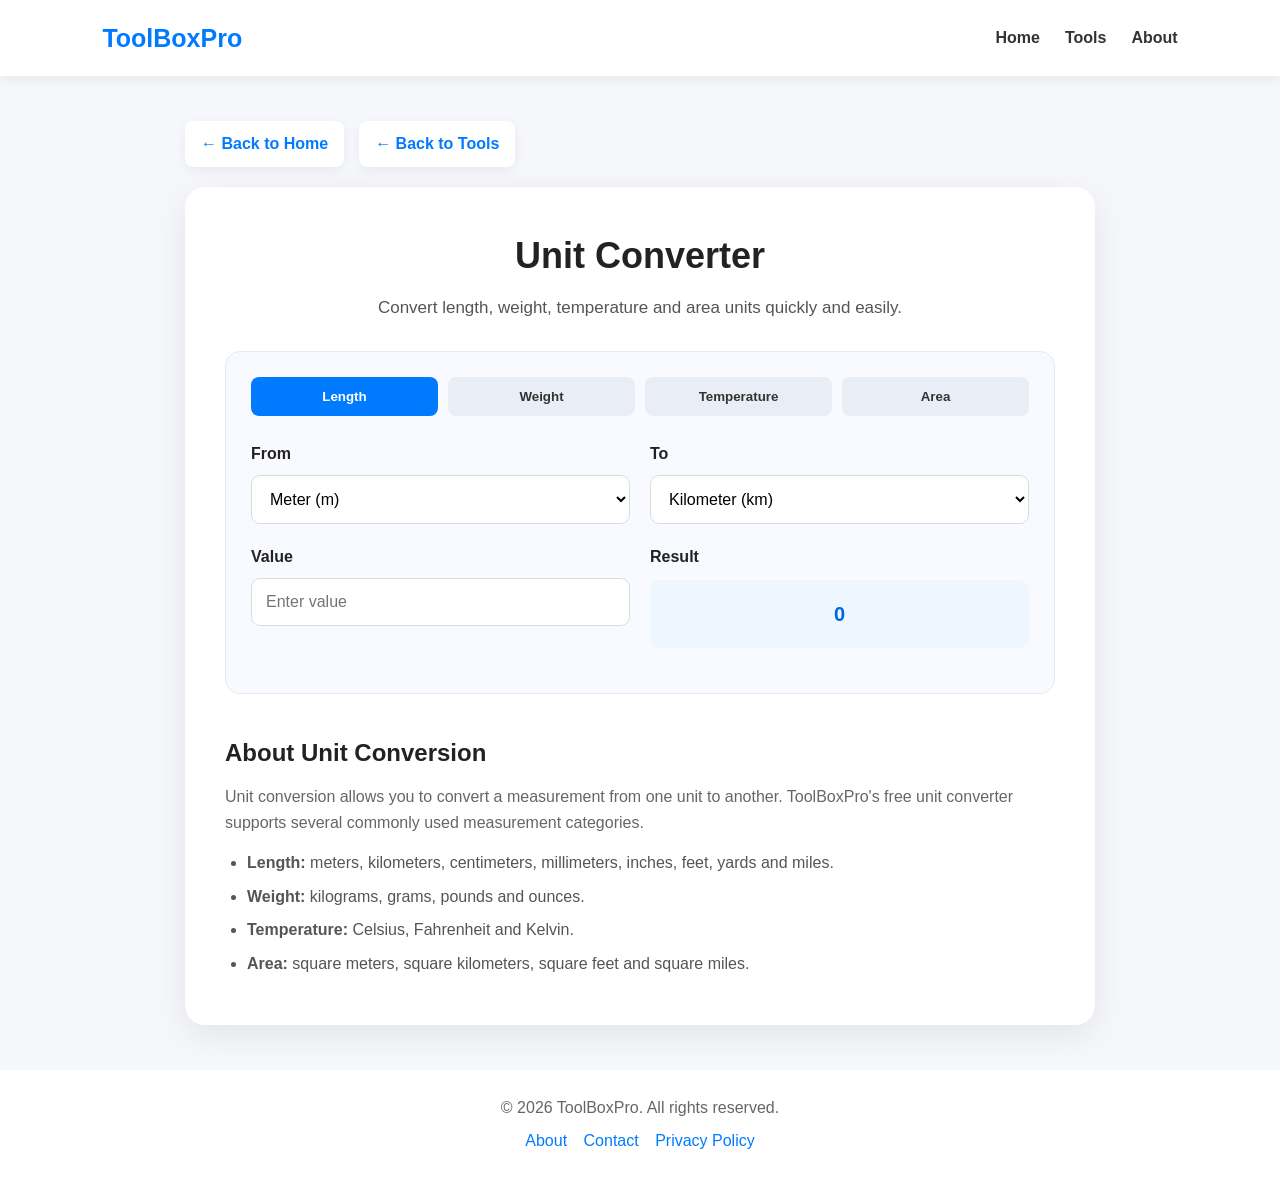
<file: tools/unit-converter.html>
<!DOCTYPE html>
<html lang="en">

<head>

    <meta charset="UTF-8">

    <meta name="viewport" content="width=device-width, initial-scale=1.0">

    <title>Free Unit Converter - Length, Weight, Temperature & Area | ToolBoxPro</title>

    <meta
        name="description"
        content="Use ToolBoxPro's free unit converter to convert length, weight, temperature and area units quickly and easily online."
    >

    <meta
        name="keywords"
        content="unit converter, length converter, weight converter, temperature converter, area converter, online unit converter"
    >

    <meta name="author" content="ToolBoxPro">

    <meta name="robots" content="index, follow">

    <link
        rel="canonical"
        href="https://zainab-faisal614.github.io/ToolBoxPro/tools/unit-converter.html"
    >

    <link
        rel="icon"
        type="image/svg+xml"
        href="../favicon.svg"
    >

    <style>

        * {
            margin: 0;
            padding: 0;
            box-sizing: border-box;
        }

        body {
            font-family: Arial, sans-serif;
            background: #f5f7fb;
            color: #222;
            line-height: 1.6;
        }

        /* HEADER */

        header {
            background: #ffffff;
            padding: 18px 8%;
            display: flex;
            justify-content: space-between;
            align-items: center;
            box-shadow: 0 2px 12px rgba(0, 0, 0, 0.08);
        }

        .logo {
            display: block;
            font-size: 25px;
            font-weight: 700;
            color: #007bff;
            text-decoration: none;
        }

        nav {
            display: flex;
            gap: 25px;
        }

        nav a {
            text-decoration: none;
            color: #333;
            font-weight: 600;
        }

        nav a:hover {
            color: #007bff;
        }

        /* MAIN */

        main {
            max-width: 950px;
            margin: 45px auto;
            padding: 0 20px;
        }

        /* BACK LINKS */

        .back-links {
            display: flex;
            gap: 15px;
            margin-bottom: 20px;
            flex-wrap: wrap;
        }

        .back-links a {
            display: inline-block;
            text-decoration: none;
            color: #007bff;
            font-weight: 600;
            background: #ffffff;
            padding: 10px 16px;
            border-radius: 8px;
            box-shadow: 0 3px 12px rgba(0, 0, 0, 0.06);
        }

        .back-links a:hover {
            background: #007bff;
            color: #ffffff;
        }

        /* TOOL */

        .tool-container {
            background: #ffffff;
            padding: 40px;
            border-radius: 20px;
            box-shadow: 0 10px 35px rgba(0, 0, 0, 0.08);
        }

        h1 {
            text-align: center;
            font-size: 36px;
            margin-bottom: 10px;
        }

        .subtitle {
            text-align: center;
            color: #555;
            font-size: 17px;
            margin-bottom: 30px;
        }

        /* CONVERTER */

        .converter-box {
            background: #f8faff;
            padding: 25px;
            border-radius: 15px;
            border: 1px solid #e3eaf4;
        }

        .category-buttons {
            display: grid;
            grid-template-columns: repeat(4, 1fr);
            gap: 10px;
            margin-bottom: 25px;
        }

        .category-buttons button {
            border: none;
            padding: 12px;
            border-radius: 8px;
            background: #e9eef6;
            color: #333;
            font-weight: 600;
            cursor: pointer;
        }

        .category-buttons button:hover,
        .category-buttons button.active {
            background: #007bff;
            color: #ffffff;
        }

        .converter-grid {
            display: grid;
            grid-template-columns: 1fr 1fr;
            gap: 20px;
        }

        .form-group {
            margin-bottom: 20px;
        }

        label {
            display: block;
            margin-bottom: 8px;
            font-weight: 600;
        }

        input,
        select {
            width: 100%;
            padding: 14px;
            border: 1px solid #d8dce3;
            border-radius: 9px;
            font-size: 16px;
            background: #ffffff;
        }

        input:focus,
        select:focus {
            outline: none;
            border-color: #007bff;
        }

        .result-box {
            margin-top: 10px;
            padding: 18px;
            background: #eef6ff;
            border-radius: 10px;
            text-align: center;
            font-size: 20px;
            font-weight: 600;
            color: #0069d9;
            min-height: 60px;
        }

        .info-section {
            margin-top: 40px;
        }

        .info-section h2 {
            margin-bottom: 12px;
        }

        .info-section p {
            color: #666;
            margin-bottom: 15px;
        }

        .info-section ul {
            padding-left: 22px;
            color: #555;
        }

        .info-section li {
            margin-bottom: 8px;
        }

        /* FOOTER */

        footer {
            background: #ffffff;
            text-align: center;
            padding: 25px;
            margin-top: 40px;
            color: #666;
        }

        footer a {
            color: #007bff;
            text-decoration: none;
            margin: 0 6px;
        }

        footer a:hover {
            text-decoration: underline;
        }

        /* MOBILE */

        @media (max-width: 650px) {

            header {
                flex-direction: column;
                gap: 15px;
                padding: 16px 5%;
            }

            nav {
                gap: 15px;
            }

            main {
                margin: 25px auto;
            }

            .tool-container {
                padding: 25px 18px;
            }

            h1 {
                font-size: 29px;
            }

            .category-buttons {
                grid-template-columns: 1fr 1fr;
            }

            .converter-grid {
                grid-template-columns: 1fr;
            }

        }

    </style>

</head>


<body>


    <!-- HEADER -->

    <header>

        <a
            href="../index.html"
            class="logo"
        >
            ToolBoxPro
        </a>

        <nav>

            <a href="../index.html">
                Home
            </a>

            <a href="../index.html#tools">
                Tools
            </a>

            <a href="../pages/about.html">
                About
            </a>

        </nav>

    </header>


    <!-- MAIN -->

    <main>


        <!-- BACK LINKS -->

        <div class="back-links">

            <a href="../index.html">
                ← Back to Home
            </a>

            <a href="../index.html#tools">
                ← Back to Tools
            </a>

        </div>


        <!-- TOOL -->

        <div class="tool-container">

            <h1>
                Unit Converter
            </h1>

            <p class="subtitle">
                Convert length, weight, temperature and area units quickly and easily.
            </p>


            <div class="converter-box">


                <!-- CATEGORIES -->

                <div class="category-buttons">

                    <button
                        class="active"
                        onclick="setCategory('length', this)"
                    >
                        Length
                    </button>

                    <button
                        onclick="setCategory('weight', this)"
                    >
                        Weight
                    </button>

                    <button
                        onclick="setCategory('temperature', this)"
                    >
                        Temperature
                    </button>

                    <button
                        onclick="setCategory('area', this)"
                    >
                        Area
                    </button>

                </div>


                <!-- CONVERTER -->

                <div class="converter-grid">


                    <div>

                        <div class="form-group">

                            <label for="fromUnit">
                                From
                            </label>

                            <select id="fromUnit"></select>

                        </div>


                        <div class="form-group">

                            <label for="inputValue">
                                Value
                            </label>

                            <input
                                type="number"
                                id="inputValue"
                                placeholder="Enter value"
                                oninput="convert()"
                            >

                        </div>

                    </div>


                    <div>

                        <div class="form-group">

                            <label for="toUnit">
                                To
                            </label>

                            <select id="toUnit"></select>

                        </div>


                        <div class="form-group">

                            <label>
                                Result
                            </label>

                            <div
                                id="result"
                                class="result-box"
                            >
                                0
                            </div>

                        </div>

                    </div>


                </div>


            </div>


            <!-- INFORMATION -->

            <section class="info-section">

                <h2>
                    About Unit Conversion
                </h2>

                <p>
                    Unit conversion allows you to convert a measurement from
                    one unit to another. ToolBoxPro's free unit converter
                    supports several commonly used measurement categories.
                </p>

                <ul>

                    <li>
                        <strong>Length:</strong>
                        meters, kilometers, centimeters, millimeters,
                        inches, feet, yards and miles.
                    </li>

                    <li>
                        <strong>Weight:</strong>
                        kilograms, grams, pounds and ounces.
                    </li>

                    <li>
                        <strong>Temperature:</strong>
                        Celsius, Fahrenheit and Kelvin.
                    </li>

                    <li>
                        <strong>Area:</strong>
                        square meters, square kilometers,
                        square feet and square miles.
                    </li>

                </ul>

            </section>


        </div>

    </main>


    <!-- FOOTER -->

    <footer>

        <p>
            © 2026 ToolBoxPro. All rights reserved.
        </p>

        <p style="margin-top: 8px;">

            <a href="../pages/about.html">
                About
            </a>

            <a href="../pages/contact.html">
                Contact
            </a>

            <a href="../pages/privacy.html">
                Privacy Policy
            </a>

        </p>

    </footer>


    <!-- JAVASCRIPT -->

    <script>

        let currentCategory = "length";


        const units = {

            length: {
                meter: "Meter (m)",
                kilometer: "Kilometer (km)",
                centimeter: "Centimeter (cm)",
                millimeter: "Millimeter (mm)",
                inch: "Inch (in)",
                foot: "Foot (ft)",
                yard: "Yard (yd)",
                mile: "Mile (mi)"
            },

            weight: {
                kilogram: "Kilogram (kg)",
                gram: "Gram (g)",
                pound: "Pound (lb)",
                ounce: "Ounce (oz)"
            },

            temperature: {
                celsius: "Celsius (°C)",
                fahrenheit: "Fahrenheit (°F)",
                kelvin: "Kelvin (K)"
            },

            area: {
                squareMeter: "Square Meter (m²)",
                squareKilometer: "Square Kilometer (km²)",
                squareFoot: "Square Foot (ft²)",
                squareMile: "Square Mile (mi²)"
            }

        };


        function setCategory(category, button) {

            currentCategory = category;

            document
                .querySelectorAll(".category-buttons button")
                .forEach(btn => {
                    btn.classList.remove("active");
                });

            button.classList.add("active");

            populateUnits();

            document.getElementById("inputValue").value = "";

            document.getElementById("result").textContent = "0";

        }


        function populateUnits() {

            const fromUnit =
                document.getElementById("fromUnit");

            const toUnit =
                document.getElementById("toUnit");

            fromUnit.innerHTML = "";

            toUnit.innerHTML = "";


            Object.entries(units[currentCategory])
                .forEach(([value, text]) => {

                    const option1 =
                        document.createElement("option");

                    option1.value = value;

                    option1.textContent = text;

                    fromUnit.appendChild(option1);


                    const option2 =
                        document.createElement("option");

                    option2.value = value;

                    option2.textContent = text;

                    toUnit.appendChild(option2);

                });


            if (toUnit.options.length > 1) {
                toUnit.selectedIndex = 1;
            }

        }


        function convert() {

            const value =
                parseFloat(
                    document.getElementById("inputValue").value
                );


            if (isNaN(value)) {

                document.getElementById("result").textContent = "0";

                return;

            }


            const from =
                document.getElementById("fromUnit").value;

            const to =
                document.getElementById("toUnit").value;


            let result;


            if (currentCategory === "length") {

                result = convertLength(value, from, to);

            }

            else if (currentCategory === "weight") {

                result = convertWeight(value, from, to);

            }

            else if (currentCategory === "temperature") {

                result = convertTemperature(value, from, to);

            }

            else if (currentCategory === "area") {

                result = convertArea(value, from, to);

            }


            document.getElementById("result").textContent =
                Number(result.toFixed(8));

        }


        function convertLength(value, from, to) {

            const meters = {

                meter: 1,
                kilometer: 1000,
                centimeter: 0.01,
                millimeter: 0.001,
                inch: 0.0254,
                foot: 0.3048,
                yard: 0.9144,
                mile: 1609.344

            };


            return (value * meters[from]) / meters[to];

        }


        function convertWeight(value, from, to) {

            const kilograms = {

                kilogram: 1,
                gram: 0.001,
                pound: 0.45359237,
                ounce: 0.028349523125

            };


            return (value * kilograms[from]) / kilograms[to];

        }


        function convertTemperature(value, from, to) {

            let celsius;


            if (from === "celsius") {

                celsius = value;

            }

            else if (from === "fahrenheit") {

                celsius = (value - 32) * 5 / 9;

            }

            else {

                celsius = value - 273.15;

            }


            if (to === "celsius") {

                return celsius;

            }

            if (to === "fahrenheit") {

                return (celsius * 9 / 5) + 32;

            }

            return celsius + 273.15;

        }


        function convertArea(value, from, to) {

            const squareMeters = {

                squareMeter: 1,
                squareKilometer: 1000000,
                squareFoot: 0.09290304,
                squareMile: 2589988.110336

            };


            return (
                value * squareMeters[from]
            ) / squareMeters[to];

        }


        document.addEventListener(
            "DOMContentLoaded",
            function () {
                populateUnits();
            }
        );

    </script>


</body>

</html>
</file>
<file: style.css>
/* =========================================================
   TOOLBOXPRO - PROFESSIONAL GLOBAL STYLES
   ========================================================= */

/* ---------- Reset ---------- */

* {
    margin: 0;
    padding: 0;
    box-sizing: border-box;
}

html {
    scroll-behavior: smooth;
}

body {
    font-family: Arial, Helvetica, sans-serif;
    background: #f5f7fb;
    color: #1f2937;
    line-height: 1.6;
}


/* =========================================================
   HEADER
   ========================================================= */

header {
    background: #ffffff;
    padding: 18px 8%;
    display: flex;
    justify-content: space-between;
    align-items: center;
    position: sticky;
    top: 0;
    z-index: 1000;
    border-bottom: 1px solid #e5e7eb;
    box-shadow: 0 3px 15px rgba(0, 0, 0, 0.06);
}

.logo {
    font-size: 26px;
    font-weight: 800;
    color: #2563eb;
    letter-spacing: -0.5px;
}

nav {
    display: flex;
    align-items: center;
    gap: 28px;
}

nav a {
    text-decoration: none;
    color: #374151;
    font-size: 15px;
    font-weight: 600;
    transition: color 0.2s ease;
}

nav a:hover {
    color: #2563eb;
}


/* =========================================================
   HERO SECTION
   ========================================================= */

.hero {
    background:
        radial-gradient(circle at top right, rgba(37, 99, 235, 0.10), transparent 35%),
        linear-gradient(180deg, #ffffff 0%, #f8fbff 100%);
    padding: 105px 20px 100px;
    text-align: center;
}

.hero-content {
    max-width: 850px;
    margin: auto;
}

.hero-badge {
    display: inline-block;
    padding: 8px 17px;
    margin-bottom: 22px;
    background: #eff6ff;
    color: #2563eb;
    border: 1px solid #dbeafe;
    border-radius: 999px;
    font-size: 14px;
    font-weight: 700;
}

.hero h1 {
    max-width: 800px;
    margin: 0 auto 20px;
    font-size: 50px;
    line-height: 1.15;
    letter-spacing: -1.5px;
    color: #111827;
}

.hero p {
    max-width: 680px;
    margin: 0 auto 32px;
    font-size: 18px;
    line-height: 1.8;
    color: #6b7280;
}

.hero-buttons {
    display: flex;
    justify-content: center;
    gap: 14px;
    flex-wrap: wrap;
}


/* =========================================================
   GENERAL BUTTONS
   ========================================================= */

.btn {
    display: inline-block;
    background: #2563eb;
    color: #ffffff;
    padding: 13px 23px;
    border-radius: 8px;
    text-decoration: none;
    font-weight: 600;
    border: 1px solid #2563eb;
    transition:
        background 0.2s ease,
        transform 0.2s ease,
        box-shadow 0.2s ease;
}

.btn:hover {
    background: #1d4ed8;
    transform: translateY(-2px);
    box-shadow: 0 8px 18px rgba(37, 99, 235, 0.20);
}

.secondary-btn {
    background: #ffffff;
    color: #2563eb;
    border: 1px solid #2563eb;
}

.secondary-btn:hover {
    background: #2563eb;
    color: #ffffff;
}


/* =========================================================
   TOOLS SECTION
   ========================================================= */

.tools-section {
    padding: 85px 8%;
    text-align: center;
}

.tools-section h2 {
    font-size: 36px;
    line-height: 1.2;
    margin-bottom: 12px;
    color: #111827;
}

.tools-intro {
    max-width: 680px;
    margin: 0 auto 35px;
    color: #6b7280;
    font-size: 16px;
}


/* =========================================================
   TOOL SEARCH
   ========================================================= */

.tool-search {
    display: block;
    width: 100%;
    max-width: 520px;
    margin: 0 auto 40px;
    padding: 15px 18px;
    background: #ffffff;
    border: 1px solid #d1d5db;
    border-radius: 10px;
    font-size: 16px;
    color: #111827;
    outline: none;
    transition:
        border-color 0.2s ease,
        box-shadow 0.2s ease;
}

.tool-search::placeholder {
    color: #9ca3af;
}

.tool-search:focus {
    border-color: #2563eb;
    box-shadow: 0 0 0 4px rgba(37, 99, 235, 0.10);
}


/* =========================================================
   TOOL CARDS
   ========================================================= */

.tools-container {
    display: grid;
    grid-template-columns: repeat(auto-fit, minmax(235px, 1fr));
    gap: 24px;
    max-width: 1200px;
    margin: 0 auto;
}

.tool-card {
    background: #ffffff;
    padding: 30px 24px;
    border-radius: 14px;
    border: 1px solid #e5e7eb;
    box-shadow: 0 5px 18px rgba(0, 0, 0, 0.05);
    text-align: center;
    display: flex;
    flex-direction: column;
    align-items: center;
    transition:
        transform 0.25s ease,
        box-shadow 0.25s ease,
        border-color 0.25s ease;
}

.tool-card:hover {
    transform: translateY(-7px);
    border-color: #bfdbfe;
    box-shadow: 0 15px 32px rgba(37, 99, 235, 0.12);
}

.tool-card h3 {
    margin-bottom: 12px;
    font-size: 19px;
    line-height: 1.4;
    color: #111827;
}

.tool-card p {
    flex: 1;
    margin-bottom: 22px;
    color: #6b7280;
    line-height: 1.6;
    font-size: 15px;
}

.tool-btn {
    display: inline-block;
    background: #2563eb;
    color: #ffffff;
    padding: 10px 19px;
    border-radius: 7px;
    text-decoration: none;
    font-size: 14px;
    font-weight: 600;
    transition:
        background 0.2s ease,
        transform 0.2s ease,
        box-shadow 0.2s ease;
}

.tool-btn:hover {
    background: #1d4ed8;
    transform: translateY(-2px);
    box-shadow: 0 6px 14px rgba(37, 99, 235, 0.18);
}


/* =========================================================
   ABOUT SECTION
   ========================================================= */

.about {
    background: #ffffff;
    padding: 80px 10%;
    text-align: center;
    border-top: 1px solid #e5e7eb;
}

.about h2 {
    margin-bottom: 18px;
    font-size: 34px;
    color: #111827;
}

.about p {
    max-width: 720px;
    margin: 0 auto 28px;
    line-height: 1.8;
    color: #6b7280;
}


/* =========================================================
   FOOTER
   ========================================================= */

footer {
    background: #111827;
    color: #ffffff;
    text-align: center;
    padding: 32px 20px;
}

footer p {
    color: #d1d5db;
    font-size: 14px;
}

.footer-links {
    margin-top: 14px;
}

.footer-links a {
    color: #dbeafe;
    text-decoration: none;
    margin: 0 10px;
    font-size: 14px;
    transition: color 0.2s ease;
}

.footer-links a:hover {
    color: #60a5fa;
}


/* =========================================================
   INFORMATION PAGES
   ========================================================= */

.info-page {
    max-width: 900px;
    margin: 55px auto;
    padding: 60px 40px;
    background: #ffffff;
    border-radius: 16px;
    border: 1px solid #e5e7eb;
    box-shadow: 0 8px 28px rgba(0, 0, 0, 0.06);
}

.info-page h1 {
    font-size: 40px;
    line-height: 1.2;
    margin-bottom: 25px;
    text-align: center;
    color: #111827;
}

.info-page h2 {
    font-size: 27px;
    margin-top: 40px;
    margin-bottom: 17px;
    color: #111827;
}

.info-page h3 {
    margin-bottom: 8px;
    color: #111827;
}

.info-page p {
    line-height: 1.8;
    color: #555f6d;
    margin-bottom: 20px;
}

.info-list {
    display: grid;
    grid-template-columns: repeat(auto-fit, minmax(220px, 1fr));
    gap: 20px;
    margin-bottom: 35px;
}

.info-list div {
    padding: 22px;
    background: #eff6ff;
    border-radius: 12px;
    border: 1px solid #dbeafe;
}

.info-list p {
    margin-bottom: 0;
    font-size: 14px;
}


/* =========================================================
   INDIVIDUAL TOOL PAGES
   ========================================================= */

.tool-page {
    max-width: 900px;
    margin: 50px auto;
    padding: 40px 25px;
    text-align: center;
}

.tool-header {
    margin-bottom: 35px;
}

.tool-icon {
    display: inline-block;
    font-size: 45px;
    margin-bottom: 15px;
}

.tool-header h1 {
    font-size: 40px;
    line-height: 1.2;
    margin-bottom: 15px;
    color: #111827;
}

.tool-header p {
    color: #6b7280;
    font-size: 17px;
}


/* =========================================================
   CALCULATOR BOX
   ========================================================= */

.calculator-box {
    max-width: 520px;
    margin: auto;
    padding: 35px;
    background: #ffffff;
    border-radius: 14px;
    border: 1px solid #e5e7eb;
    box-shadow: 0 8px 25px rgba(0, 0, 0, 0.07);
    text-align: left;
}

.calculator-box label {
    display: block;
    margin-bottom: 8px;
    font-weight: 700;
    color: #374151;
}

.calculator-box input {
    width: 100%;
    padding: 13px;
    margin-bottom: 20px;
    border: 1px solid #d1d5db;
    border-radius: 8px;
    font-size: 16px;
    outline: none;
}

.calculator-box input:focus {
    border-color: #2563eb;
    box-shadow: 0 0 0 3px rgba(37, 99, 235, 0.08);
}

.calculator-box button {
    width: 100%;
    padding: 14px;
    border: none;
    border-radius: 8px;
    background: #2563eb;
    color: #ffffff;
    font-size: 16px;
    font-weight: 600;
    cursor: pointer;
    transition: background 0.2s ease;
}

.calculator-box button:hover {
    background: #1d4ed8;
}

.result {
    margin-top: 25px;
    padding: 18px;
    background: #eff6ff;
    border: 1px solid #dbeafe;
    border-radius: 9px;
    text-align: center;
    font-weight: 700;
    color: #1d4ed8;
}


/* =========================================================
   BACK LINK
   ========================================================= */

.back-link {
    display: inline-block;
    margin-top: 30px;
    color: #2563eb;
    text-decoration: none;
    font-weight: 700;
}

.back-link:hover {
    text-decoration: underline;
}


/* =========================================================
   WORD COUNTER
   ========================================================= */

.counter-box {
    max-width: 700px;
    margin: auto;
    padding: 30px;
    background: #ffffff;
    border-radius: 14px;
    border: 1px solid #e5e7eb;
    box-shadow: 0 8px 25px rgba(0, 0, 0, 0.07);
}

.counter-box textarea {
    width: 100%;
    min-height: 250px;
    padding: 18px;
    border: 1px solid #d1d5db;
    border-radius: 9px;
    resize: vertical;
    font-size: 16px;
    font-family: Arial, Helvetica, sans-serif;
    outline: none;
}

.counter-box textarea:focus {
    border-color: #2563eb;
    box-shadow: 0 0 0 3px rgba(37, 99, 235, 0.08);
}

.counter-results {
    display: grid;
    grid-template-columns: repeat(3, 1fr);
    gap: 15px;
    margin-top: 20px;
}

.counter-item {
    padding: 20px 10px;
    background: #eff6ff;
    border: 1px solid #dbeafe;
    border-radius: 9px;
    text-align: center;
}

.counter-item span {
    display: block;
    font-size: 28px;
    font-weight: 700;
    margin-bottom: 5px;
    color: #2563eb;
}

.counter-item small {
    color: #6b7280;
}


/* =========================================================
   PASSWORD GENERATOR
   ========================================================= */

.password-box {
    max-width: 550px;
    margin: auto;
    padding: 35px;
    background: #ffffff;
    border-radius: 14px;
    border: 1px solid #e5e7eb;
    box-shadow: 0 8px 25px rgba(0, 0, 0, 0.07);
    text-align: left;
}

.password-box > label {
    display: block;
    margin-bottom: 8px;
    font-weight: 700;
}

.password-box > input {
    width: 100%;
    padding: 13px;
    border: 1px solid #d1d5db;
    border-radius: 8px;
    font-size: 16px;
    margin-bottom: 20px;
}

.password-options {
    margin-bottom: 25px;
}

.password-options label {
    display: block;
    margin-bottom: 12px;
}

.password-options input {
    margin-right: 8px;
    accent-color: #2563eb;
}

.password-box > button {
    width: 100%;
    padding: 14px;
    border: none;
    border-radius: 8px;
    background: #2563eb;
    color: #ffffff;
    font-size: 16px;
    font-weight: 600;
    cursor: pointer;
}

.password-box > button:hover {
    background: #1d4ed8;
}

.password-result {
    margin-top: 25px;
}

.password-result input {
    width: 100%;
    padding: 14px;
    border: 1px solid #d1d5db;
    border-radius: 8px;
    font-size: 16px;
    margin-bottom: 12px;
}

.copy-btn {
    width: 100%;
    padding: 12px;
    border: 1px solid #2563eb;
    border-radius: 8px;
    background: #ffffff;
    color: #2563eb;
    cursor: pointer;
    font-size: 15px;
    font-weight: 600;
}

.copy-btn:hover {
    background: #2563eb;
    color: #ffffff;
}


/* =========================================================
   QR CODE GENERATOR
   ========================================================= */

.qr-box {
    max-width: 550px;
    margin: auto;
    padding: 35px;
    background: #ffffff;
    border-radius: 14px;
    border: 1px solid #e5e7eb;
    box-shadow: 0 8px 25px rgba(0, 0, 0, 0.07);
    text-align: left;
}

.qr-box label {
    display: block;
    margin-bottom: 8px;
    font-weight: 700;
}

.qr-box input {
    width: 100%;
    padding: 14px;
    margin-bottom: 20px;
    border: 1px solid #d1d5db;
    border-radius: 8px;
    font-size: 16px;
    outline: none;
}

.qr-box input:focus {
    border-color: #2563eb;
    box-shadow: 0 0 0 3px rgba(37, 99, 235, 0.08);
}

.qr-box > button {
    width: 100%;
    padding: 14px;
    border: none;
    border-radius: 8px;
    background: #2563eb;
    color: #ffffff;
    font-size: 16px;
    font-weight: 600;
    cursor: pointer;
}

.qr-box > button:hover {
    background: #1d4ed8;
}

.qr-result {
    min-height: 220px;
    margin-top: 30px;
    display: flex;
    justify-content: center;
    align-items: center;
}

.qr-result img {
    max-width: 220px;
    border-radius: 6px;
}


/* =========================================================
   IMAGE COMPRESSOR
   ========================================================= */

.compressor-box {
    max-width: 600px;
    margin: auto;
    padding: 35px;
    background: #ffffff;
    border-radius: 14px;
    border: 1px solid #e5e7eb;
    box-shadow: 0 8px 25px rgba(0, 0, 0, 0.07);
    text-align: left;
}

.compressor-box > label {
    display: block;
    margin-bottom: 10px;
    font-weight: 700;
}

.compressor-box input[type="file"] {
    width: 100%;
    padding: 12px;
    margin-bottom: 25px;
    border: 1px solid #d1d5db;
    border-radius: 8px;
}

.quality-row {
    display: flex;
    align-items: center;
    gap: 15px;
    margin-bottom: 25px;
}

.quality-row input[type="range"] {
    flex: 1;
    accent-color: #2563eb;
}

#qualityValue {
    min-width: 45px;
    font-weight: 700;
    color: #2563eb;
}

.compressor-box > button {
    width: 100%;
    padding: 14px;
    border: none;
    border-radius: 8px;
    background: #2563eb;
    color: #ffffff;
    font-size: 16px;
    font-weight: 600;
    cursor: pointer;
}

.compressor-box > button:hover {
    background: #1d4ed8;
}

.compress-result {
    margin-top: 25px;
}

.compression-result {
    padding: 20px;
    background: #eff6ff;
    border: 1px solid #dbeafe;
    border-radius: 9px;
}

.compression-result p {
    margin-bottom: 10px;
}

.download-btn {
    display: inline-block;
    margin-top: 15px;
    padding: 12px 18px;
    background: #2563eb;
    color: #ffffff;
    text-decoration: none;
    border-radius: 8px;
    font-weight: 600;
}

.download-btn:hover {
    background: #1d4ed8;
}


/* =========================================================
   BMI CALCULATOR
   ========================================================= */

.tool-container {
    background: #ffffff;
    padding: 35px;
    border-radius: 16px;
    border: 1px solid #e5e7eb;
    box-shadow: 0 8px 25px rgba(0, 0, 0, 0.07);
    text-align: center;
}

.tool-container h2 {
    margin-bottom: 10px;
    color: #111827;
}

.tool-intro {
    color: #6b7280;
    margin-bottom: 30px;
}

.unit-selector {
    display: flex;
    gap: 10px;
    margin: 25px 0;
}

.unit-btn {
    flex: 1;
    padding: 12px;
    border: 1px solid #d1d5db;
    border-radius: 8px;
    background: #f8fafc;
    color: #374151;
    font-size: 15px;
    font-weight: 600;
    cursor: pointer;
    transition: all 0.2s ease;
}

.unit-btn:hover {
    border-color: #2563eb;
    color: #2563eb;
}

.unit-btn.active {
    background: #2563eb;
    color: #ffffff;
    border-color: #2563eb;
}

.input-group {
    text-align: left;
    margin-bottom: 20px;
}

.input-group label {
    display: block;
    font-weight: 600;
    margin-bottom: 8px;
    color: #374151;
}

.input-group input {
    width: 100%;
    padding: 13px;
    border: 1px solid #d1d5db;
    border-radius: 8px;
    font-size: 16px;
    outline: none;
}

.input-group input:focus {
    border-color: #2563eb;
    box-shadow: 0 0 0 3px rgba(37, 99, 235, 0.08);
}

.tool-container button {
    width: 100%;
    padding: 14px;
    border: none;
    border-radius: 8px;
    background: #2563eb;
    color: #ffffff;
    font-size: 16px;
    font-weight: 600;
    cursor: pointer;
    transition: background 0.2s ease;
}

.tool-container button:hover {
    background: #1d4ed8;
}

.bmi-buttons {
    display: flex;
    gap: 12px;
    margin-top: 10px;
}

.bmi-buttons button {
    flex: 1;
}

.bmi-buttons .reset-btn {
    background: #f3f4f6;
    color: #374151;
    border: 1px solid #d1d5db;
}

.bmi-buttons .reset-btn:hover {
    background: #e5e7eb;
}

.result-box {
    margin-top: 28px;
    padding: 25px;
    border-radius: 14px;
    background: #f5f8ff;
    border: 1px solid #dbeafe;
    text-align: center;
    min-height: 35px;
}

.result-box h3 {
    margin: 0;
    font-size: 18px;
    color: #374151;
}

.bmi-number {
    font-size: 48px;
    font-weight: 700;
    margin: 8px 0;
    color: #2563eb;
}

.bmi-category {
    font-size: 20px;
    font-weight: 700;
    margin: 5px 0 10px;
}

.result-box p {
    margin: 5px 0;
}

.error-message {
    font-weight: 600;
}

.bmi-info {
    margin-top: 30px;
    background: #ffffff;
    padding: 30px;
    border-radius: 16px;
    border: 1px solid #e5e7eb;
    box-shadow: 0 8px 25px rgba(0, 0, 0, 0.06);
}

.bmi-info h2 {
    text-align: center;
    margin-bottom: 22px;
}

.bmi-table {
    overflow: hidden;
    border-radius: 10px;
    border: 1px solid #e5e7eb;
}

.bmi-table > div {
    display: grid;
    grid-template-columns: 1fr 1fr;
    padding: 14px 16px;
    border-bottom: 1px solid #eee;
}

.bmi-table > div:last-child {
    border-bottom: none;
}

.bmi-table > div:first-child {
    background: #f5f7fb;
    font-weight: 700;
}

.disclaimer {
    margin-top: 20px;
    font-size: 13px;
    color: #777;
    text-align: center;
}

.bmi-faq {
    margin-top: 30px;
    padding: 30px;
    background: #ffffff;
    border-radius: 16px;
    border: 1px solid #e5e7eb;
    box-shadow: 0 8px 25px rgba(0, 0, 0, 0.06);
}

.bmi-faq h2 {
    text-align: center;
    margin-bottom: 25px;
}

.faq-item {
    padding: 18px 0;
    border-bottom: 1px solid #eee;
    text-align: left;
}

.faq-item:last-child {
    border-bottom: none;
}

.faq-item h3 {
    margin-bottom: 8px;
    font-size: 17px;
    color: #111827;
}

.faq-item p {
    margin: 0;
    color: #666;
    line-height: 1.6;
}


/* =========================================================
   GENERAL FORM ELEMENTS
   ========================================================= */

input,
textarea,
button {
    font-family: inherit;
}


/* =========================================================
   MOBILE RESPONSIVE DESIGN
   ========================================================= */

@media (max-width: 768px) {

    header {
        padding: 16px 5%;
    }

    .hero {
        padding: 80px 20px;
    }

    .hero h1 {
        font-size: 40px;
    }

    .tools-section {
        padding: 65px 5%;
    }

    .tools-container {
        grid-template-columns: repeat(2, 1fr);
    }

    .info-page {
        margin: 35px 5%;
    }
}


@media (max-width: 600px) {

    header {
        padding: 15px 5%;
        flex-direction: column;
        gap: 12px;
    }

    .logo {
        font-size: 24px;
    }

    nav {
        gap: 18px;
    }

    nav a {
        font-size: 14px;
    }

    .hero {
        padding: 65px 20px;
    }

    .hero-badge {
        font-size: 13px;
    }

    .hero h1 {
        font-size: 33px;
        letter-spacing: -0.8px;
    }

    .hero p {
        font-size: 16px;
        line-height: 1.7;
    }

    .hero-buttons {
        flex-direction: column;
        align-items: center;
    }

    .hero-buttons .btn {
        width: 210px;
        text-align: center;
    }

    .tools-section {
        padding: 55px 5%;
    }

    .tools-section h2,
    .about h2 {
        font-size: 28px;
    }

    .tools-intro {
        font-size: 15px;
    }

    .tool-search {
        width: 100%;
    }

    .tools-container {
        grid-template-columns: 1fr;
        gap: 18px;
    }

    .tool-card {
        padding: 26px 20px;
    }

    .about {
        padding: 55px 8%;
    }

    .info-page {
        margin: 25px 4%;
        padding: 38px 20px;
    }

    .info-page h1 {
        font-size: 30px;
    }

    .info-page h2 {
        font-size: 24px;
    }

    .tool-page {
        padding: 30px 15px;
        margin: 20px auto;
    }

    .tool-header h1 {
        font-size: 30px;
    }

    .calculator-box,
    .counter-box,
    .password-box,
    .qr-box,
    .compressor-box {
        padding: 25px 20px;
    }

    .counter-results {
        grid-template-columns: 1fr;
    }

    .unit-selector {
        flex-direction: column;
    }

    .bmi-buttons {
        flex-direction: column;
    }

    .bmi-number {
        font-size: 40px;
    }

    .bmi-info,
    .bmi-faq,
    .tool-container {
        padding: 22px;
    }

    .bmi-table > div {
        grid-template-columns: 1fr 1fr;
        padding: 12px;
        font-size: 14px;
    }

    .quality-row {
        flex-wrap: wrap;
    }

    footer {
        padding: 28px 15px;
    }

    .footer-links a {
        display: inline-block;
        margin: 5px 7px;
    }
}


/* =========================================================
   VERY SMALL SCREENS
   ========================================================= */

@media (max-width: 380px) {

    .hero h1 {
        font-size: 29px;
    }

    nav {
        gap: 12px;
    }

    nav a {
        font-size: 13px;
    }

    .tool-card h3 {
        font-size: 18px;
    }

    .calculator-box,
    .counter-box,
    .password-box,
    .qr-box,
    .compressor-box {
        padding: 20px 15px;
    }
}
/* Tool Page Back Navigation */

.page-back-links {
    max-width: 900px;
    margin: 25px auto 10px;
    padding: 14px 20px;

    display: flex;
    align-items: center;
    gap: 25px;

    background: #ffffff;
    border: 1px solid #e5e7eb;
    border-radius: 12px;

    box-shadow: 0 4px 12px rgba(0, 0, 0, 0.06);
}

.page-back-links a {
    color: #2563eb;
    text-decoration: none;
    font-weight: 600;
    transition: 0.2s ease;
}

.page-back-links a:hover {
    text-decoration: underline;
    transform: translateX(-2px);
}
/* =========================
   TOOL PAGE BACK LINKS
========================= */

.back-links {
    display: flex;
    gap: 15px;
    margin-bottom: 20px;
    flex-wrap: wrap;
}

.back-links a {
    display: inline-block;
    text-decoration: none;
    color: #007bff;
    font-weight: 600;
    background: #ffffff;
    padding: 10px 16px;
    border-radius: 8px;
    box-shadow: 0 3px 12px rgba(0, 0, 0, 0.06);
}

.back-links a:hover {
    background: #007bff;
    color: #ffffff;
}

@media (max-width: 650px) {

    .back-links {
        flex-direction: column;
    }

    .back-links a {
        text-align: center;
    }

}
</file>
